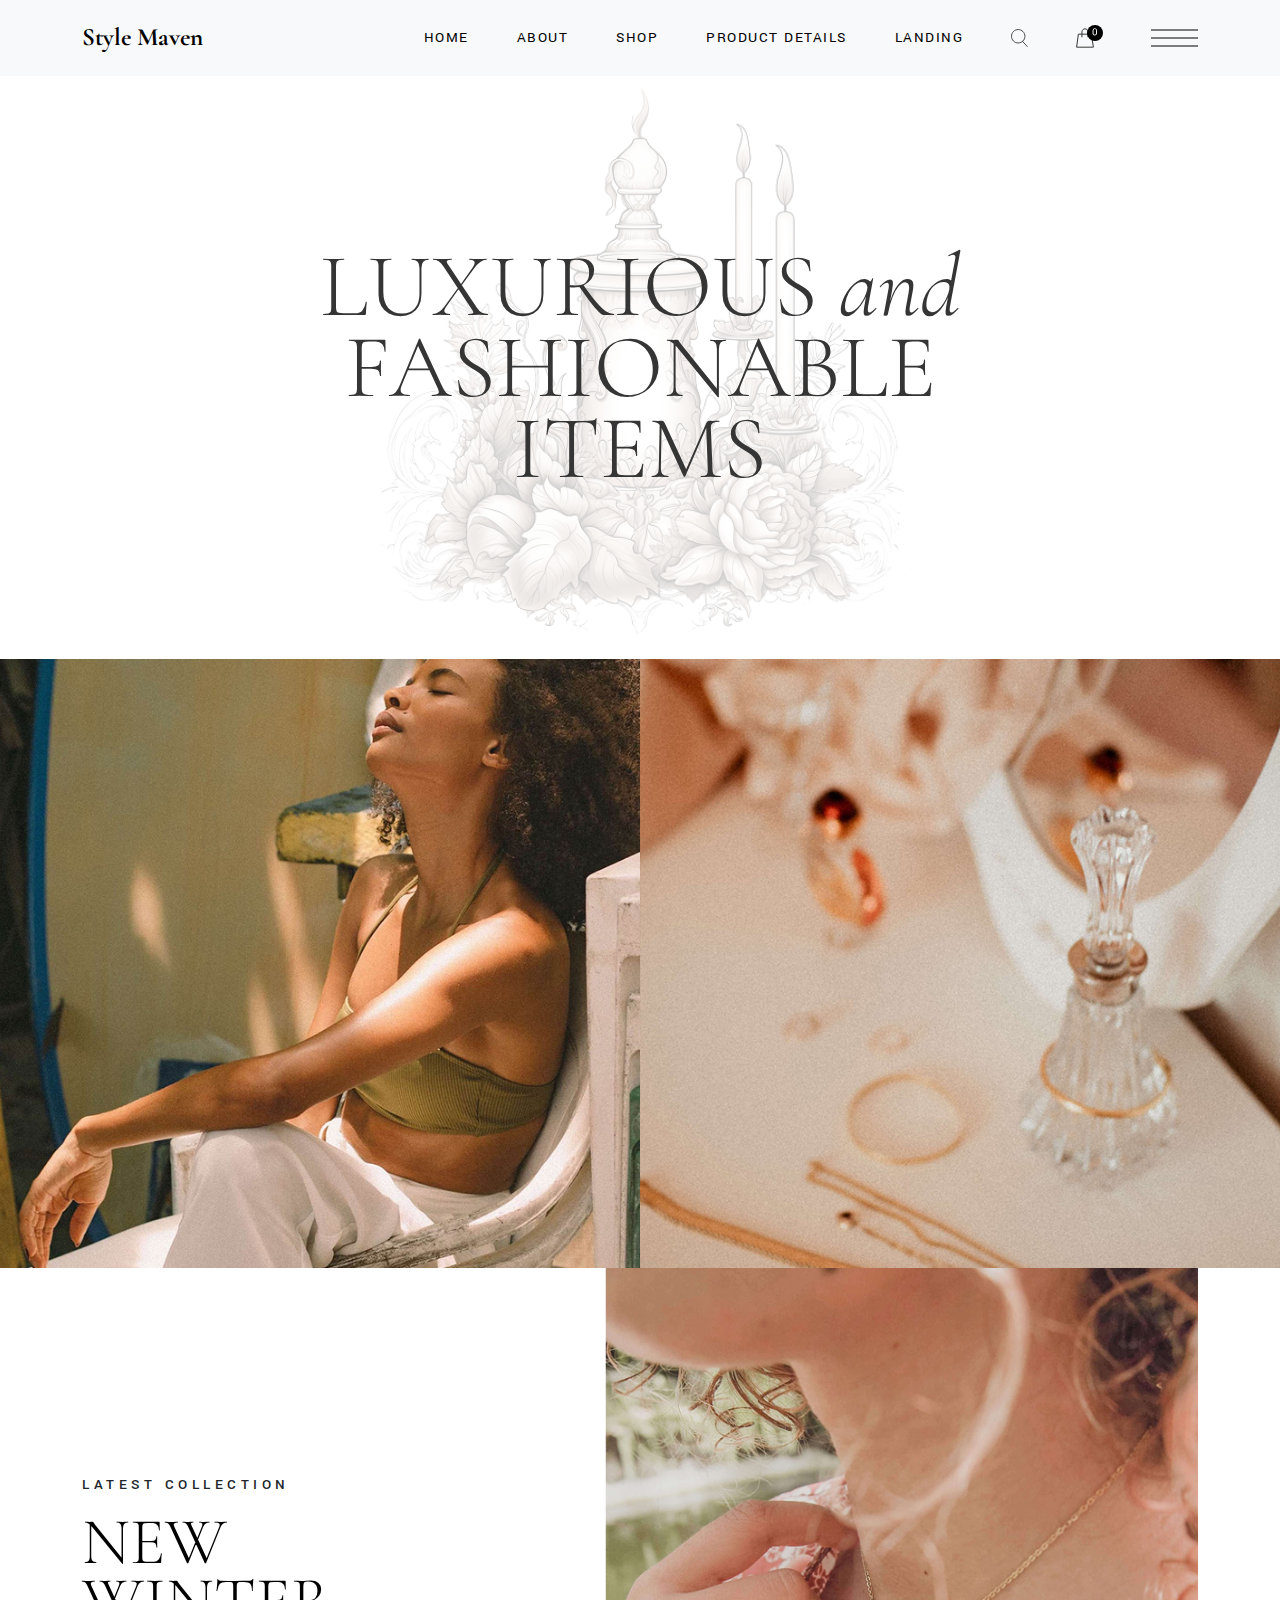
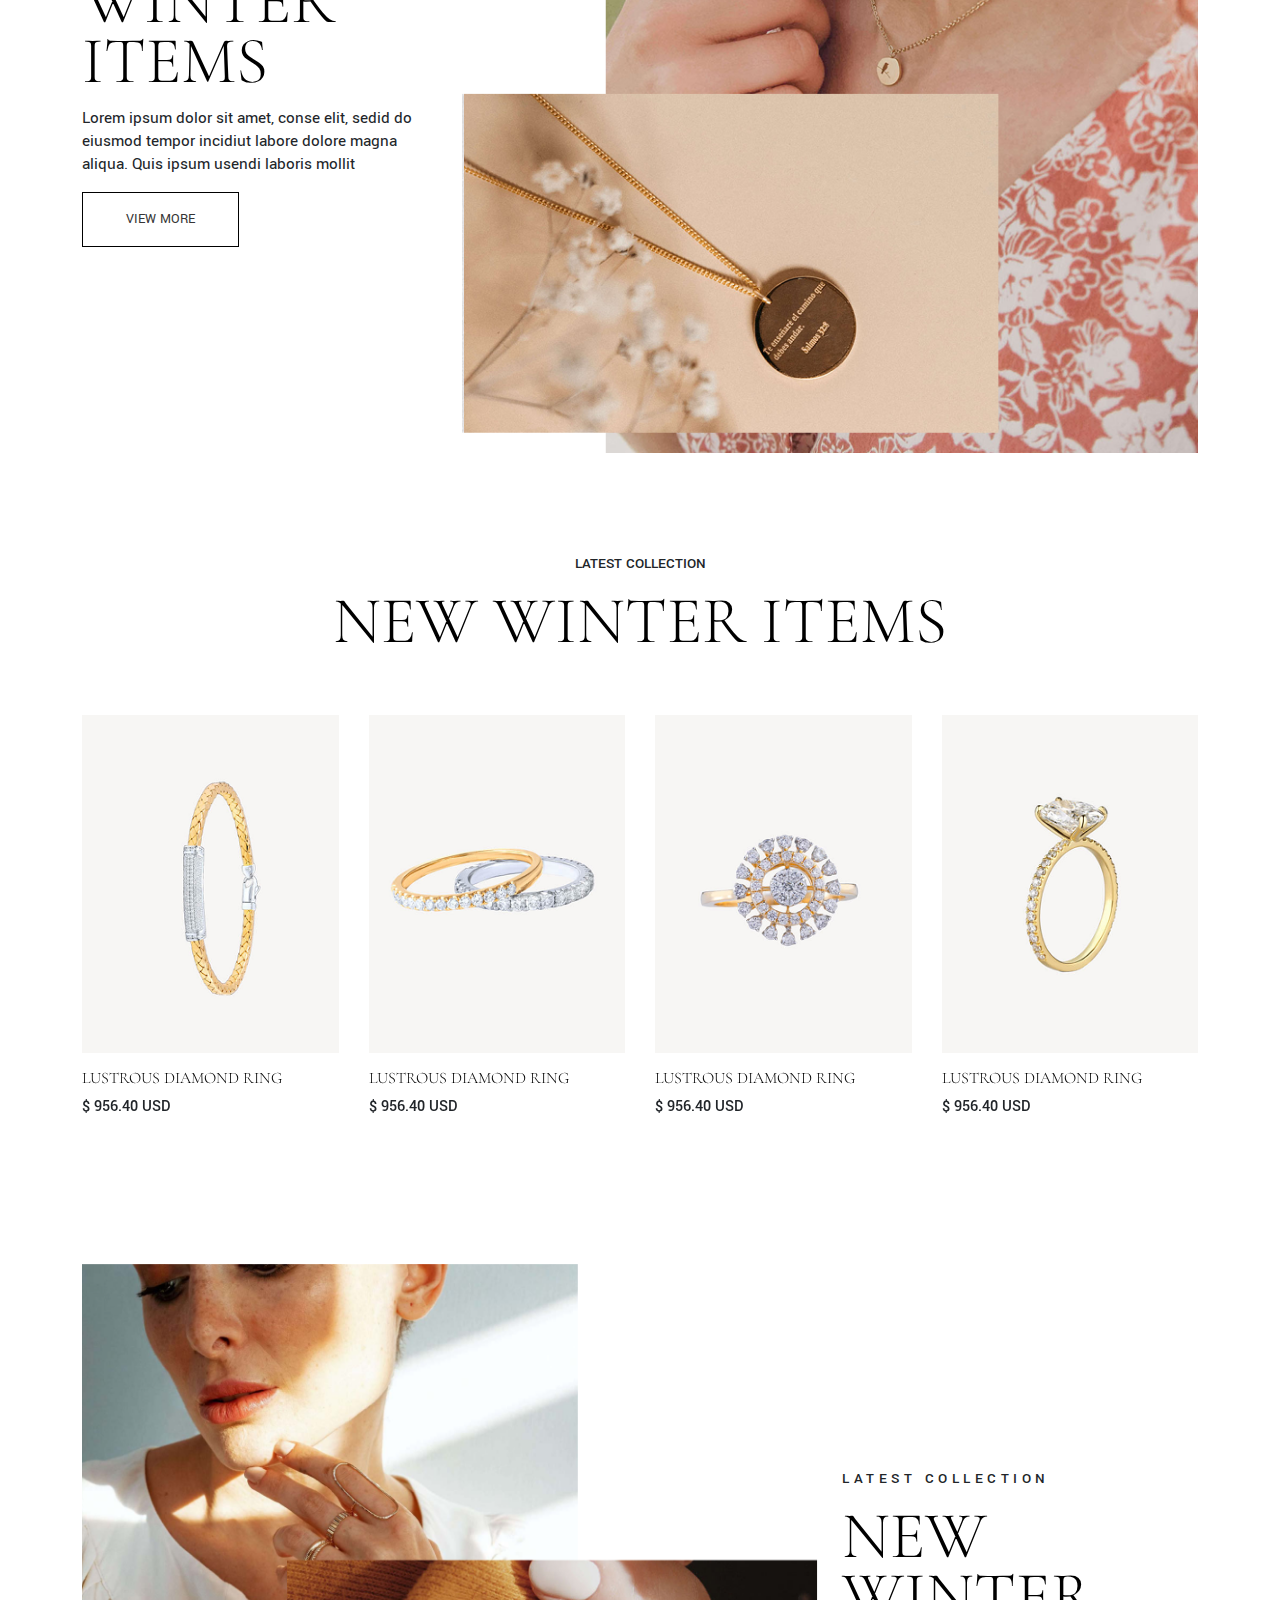
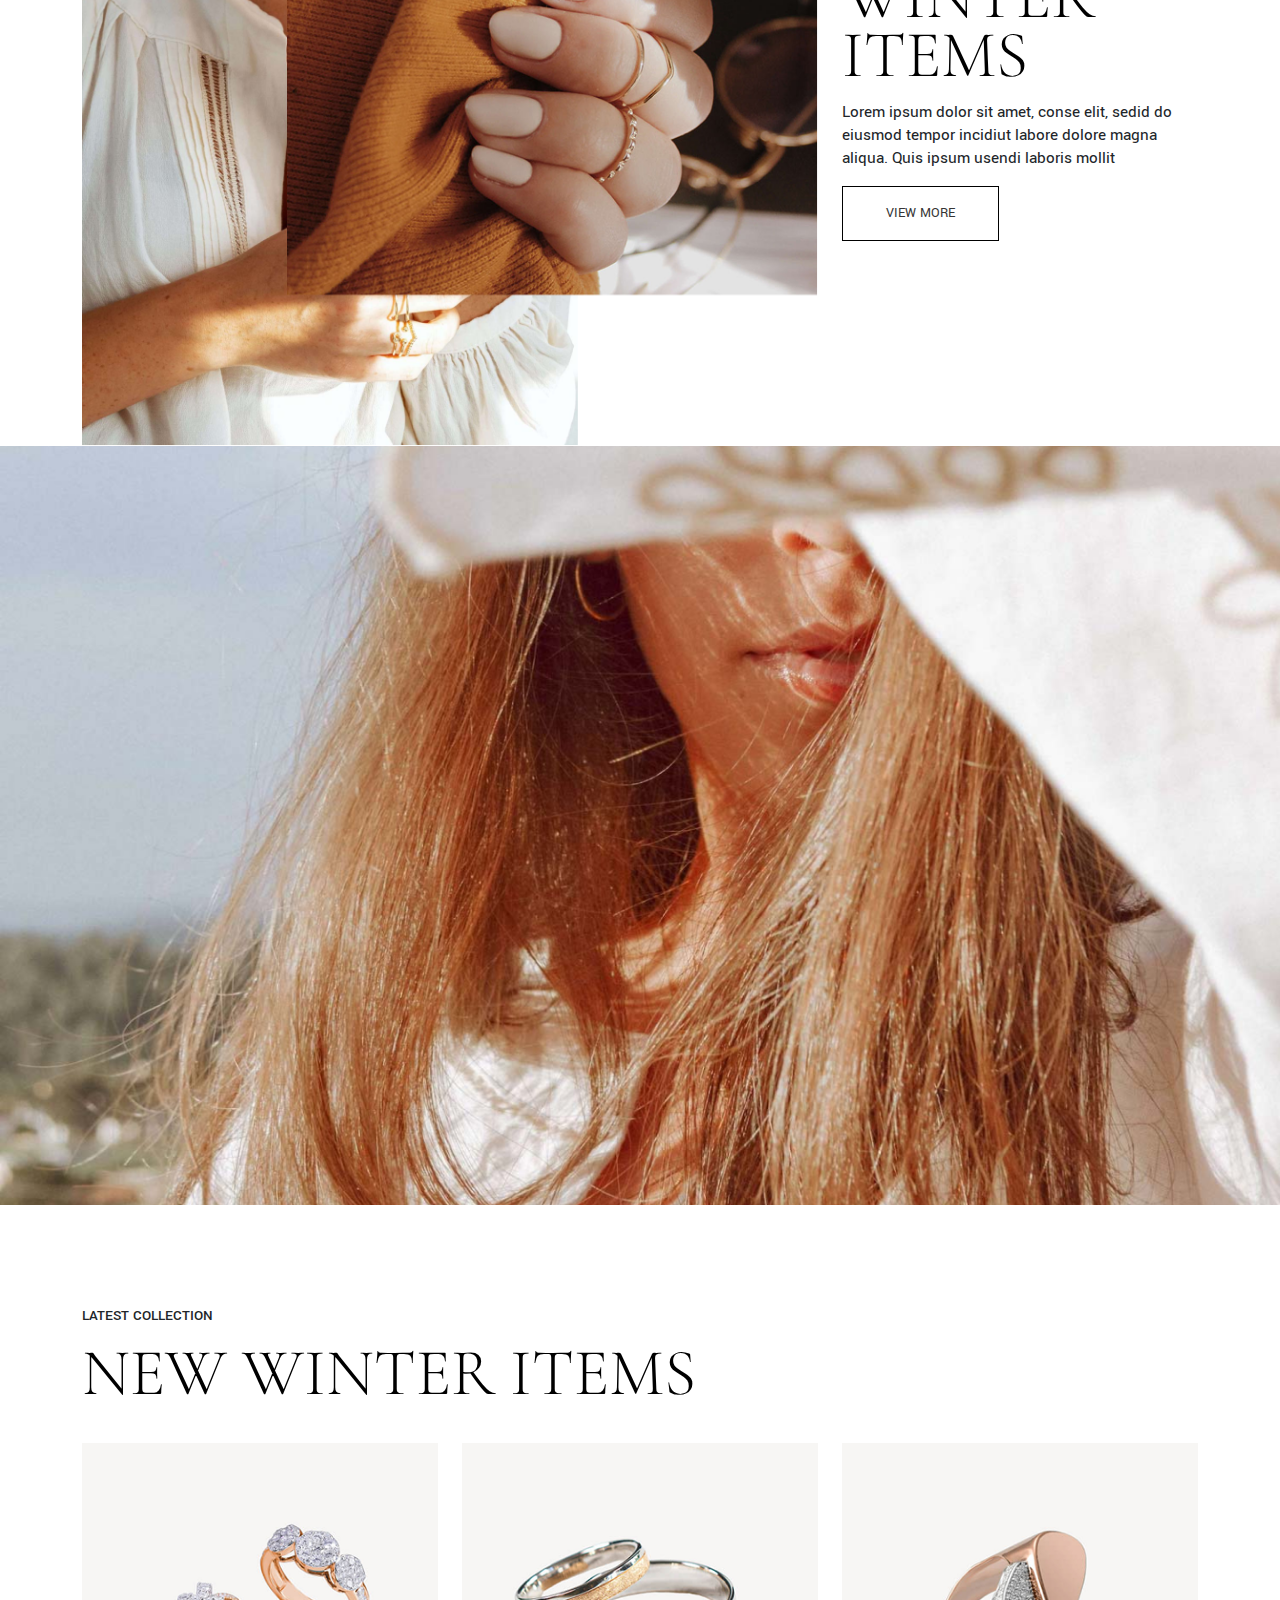
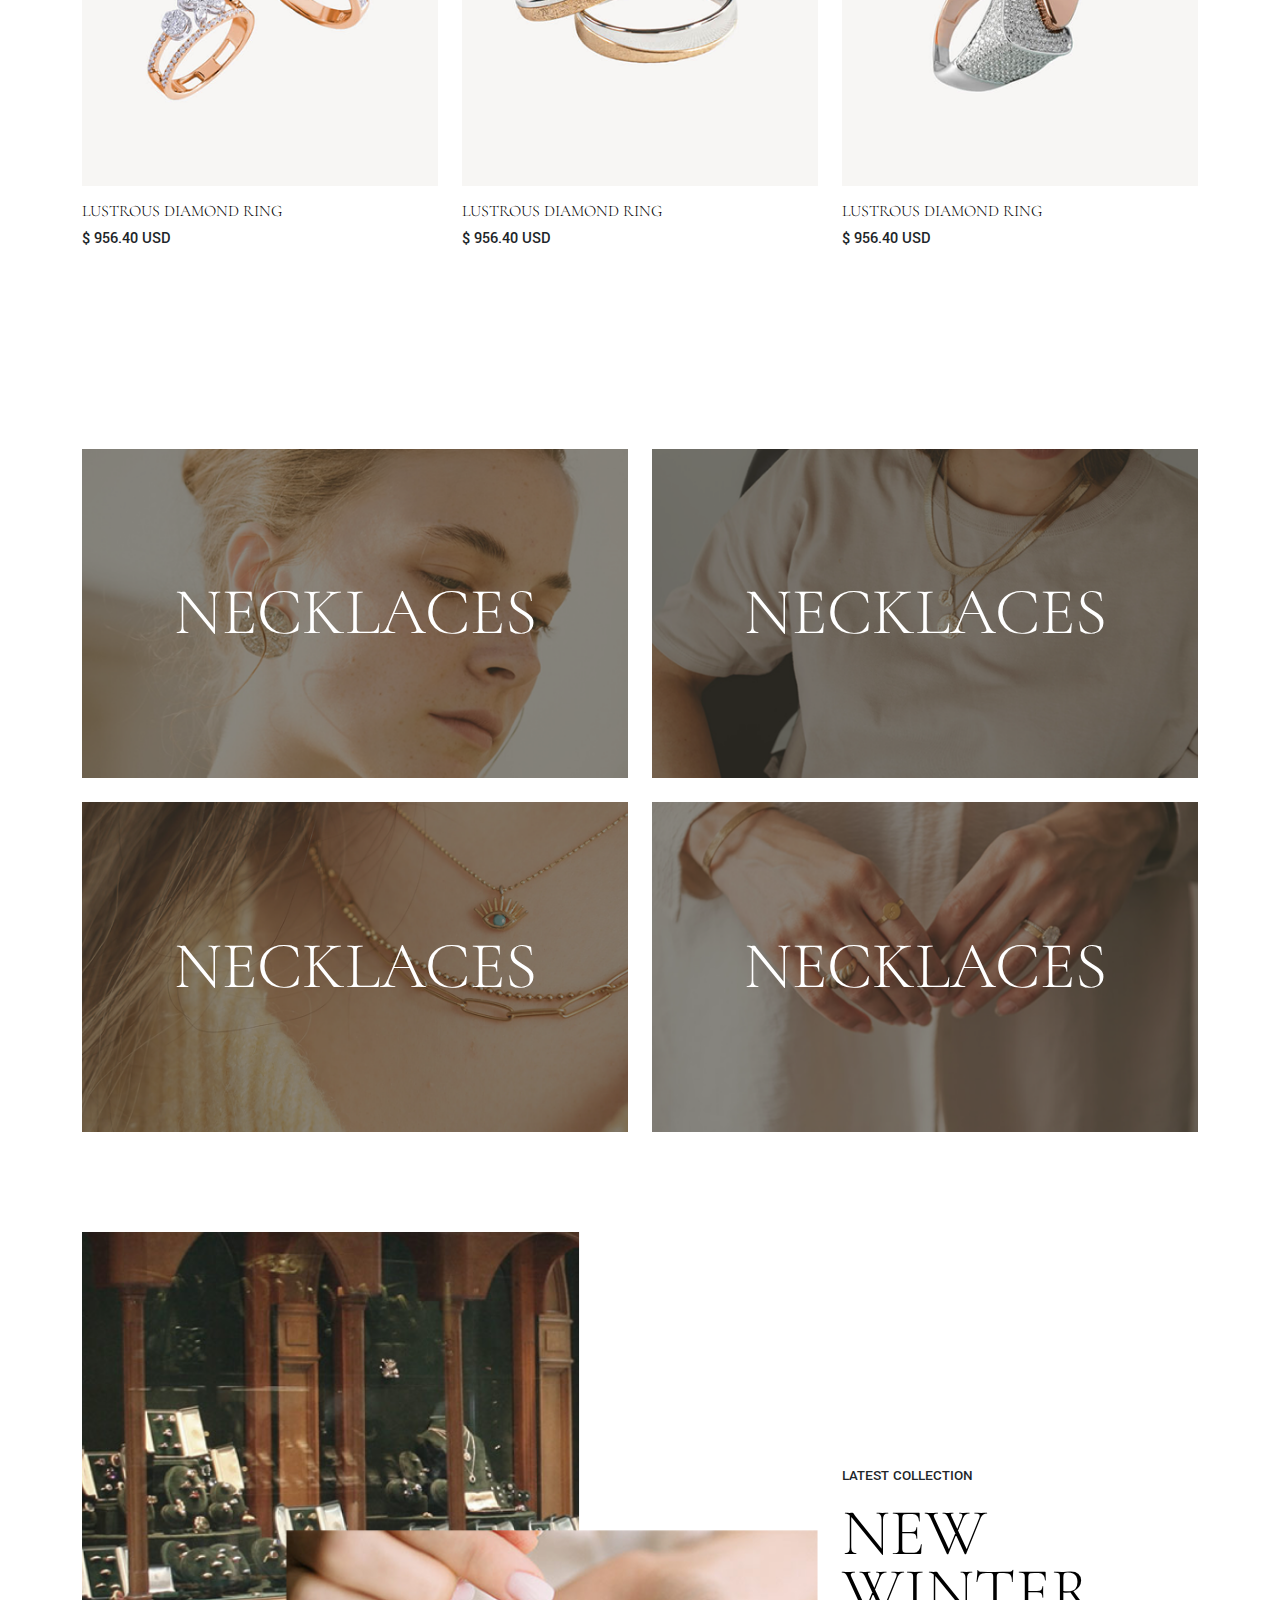
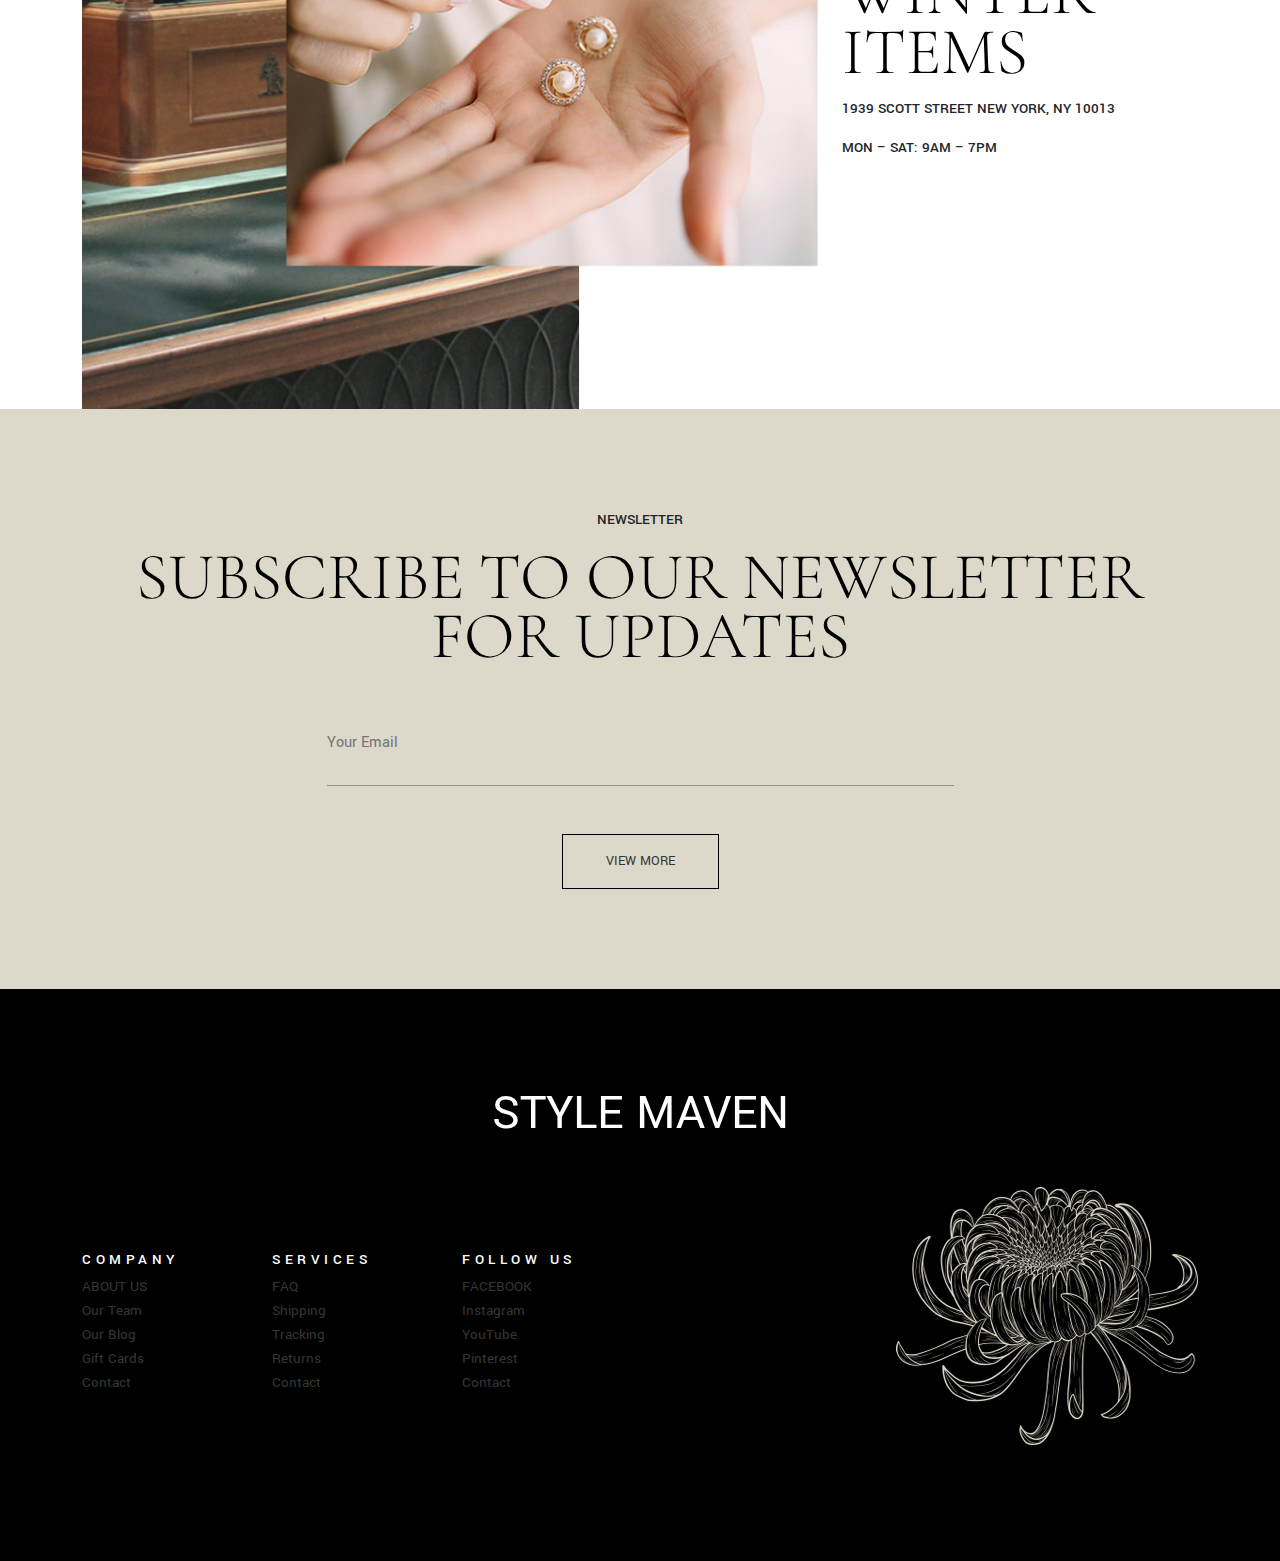
<file: index.html>
<!DOCTYPE html>
<html lang="en">

<head>
    <meta charset="UTF-8">
    <meta name="viewport" content="width=device-width, initial-scale=1.0">
    <title>Style Maven</title>
    <link rel="preconnect" href="https://fonts.googleapis.com">
    <link rel="preconnect" href="https://fonts.gstatic.com" crossorigin>
    <link
        href="https://fonts.googleapis.com/css2?family=Cormorant+Garamond:ital,wght@0,300..700;1,300..700&family=Yantramanav:wght@100;300;400;500;700;900&display=swap"
        rel="stylesheet">
    <link href="https://cdn.jsdelivr.net/npm/bootstrap@5.3.3/dist/css/bootstrap.min.css" rel="stylesheet" />
    <link href="https://cdn.jsdelivr.net/npm/bootstrap-icons/font/bootstrap-icons.css" rel="stylesheet">
    <link rel="stylesheet" href="https://cdn.jsdelivr.net/npm/swiper@11/swiper-bundle.min.css" />
    <link rel="stylesheet" href="css/style.css">
</head>

<body>
    <!-- Header section start  -->
    <header>
        <section class="nav-section">
            <nav class="navbar navbar-expand-lg bg-light">
                <div class="container">
                    <!-- Left Side Logo -->
                    <a class="navbar-brand cormorant-garamond-700 fs-25 lh-102" href="#">Style Maven</a>

                    <!-- Toggle Button (for mobile view) -->
                    <button class="navbar-toggler" type="button" data-bs-toggle="collapse" data-bs-target="#navbarNav">
                        <span class="navbar-toggler-icon"></span>
                    </button>

                    <!-- Right Side Links -->
                    <div class="collapse navbar-collapse justify-content-end align-items-center gap-5" id="navbarNav">
                        <ul class="navbar-nav gap-5">
                            <li class="nav-item">
                                <a class="nav-link active yantramanav-regular fs-15 lh-122 text-uppercase"
                                    href="index.html">Home</a>
                            </li>
                            <li class="nav-item">
                                <a class="nav-link active yantramanav-regular fs-15 lh-122 text-uppercase"
                                    href="about.html">About</a>
                            </li>
                            <li class="nav-item">
                                <a class="nav-link active yantramanav-regular fs-15 lh-122 text-uppercase"
                                    href="shop.html">Shop</a>
                            </li>
                            <li class="nav-item">
                                <a class="nav-link active yantramanav-regular fs-15 lh-122 text-uppercase"
                                    href="product-details.html">Product Details</a>
                            </li>
                            <li class="nav-item">
                                <a class="nav-link active yantramanav-regular fs-15 lh-122 text-uppercase"
                                    href="#">Landing</a>
                            </li>

                        </ul>
                        <div class="nav-elements d-flex align-items-center gap-5">
                            <svg width="17" height="22" viewBox="0 0 17 22" fill="none"
                                xmlns="http://www.w3.org/2000/svg">
                                <path
                                    d="M7.20369 15.9568C10.9098 15.9568 13.9142 12.9524 13.9142 9.24629C13.9142 5.54017 10.9098 2.53577 7.20369 2.53577C3.49757 2.53577 0.493164 5.54017 0.493164 9.24629C0.493164 12.9524 3.49757 15.9568 7.20369 15.9568Z"
                                    stroke="#353535" stroke-width="0.894737" stroke-miterlimit="10" />
                                <path d="M11.5215 14.375L16.5812 19.7998" stroke="#353535" stroke-width="0.894737"
                                    stroke-miterlimit="10" />
                            </svg>
                            <svg width="27" height="60" viewBox="0 0 27 60" fill="none"
                                xmlns="http://www.w3.org/2000/svg">
                                <path d="M2.37699 26.1409H15.3266L17.4025 39.186H0.597656L2.37699 26.1409Z"
                                    stroke="#353535" stroke-width="0.98852" />
                                <path d="M5.93555 29.2044V23.5713" stroke="#353535" stroke-width="0.98852" />
                                <path d="M11.9653 23.5713V29.2044" stroke="#353535" stroke-width="0.98852" />
                                <path
                                    d="M11.9655 23.671C11.8667 22.0894 10.5816 20.8043 8.99996 20.8043C7.41833 20.8043 6.0344 22.0894 5.93555 23.671"
                                    stroke="#353535" stroke-width="0.98852" />
                                <rect x="11" y="17" width="16" height="16" rx="8" fill="black" />
                                <path
                                    d="M20.0767 24.8739V22.806C20.0767 22.1973 19.9657 21.739 19.7437 21.431C19.5252 21.1231 19.2048 20.9691 18.7822 20.9691C17.9264 20.9691 17.4985 21.5814 17.4985 22.806V24.8739C17.4985 25.4826 17.6077 25.9427 17.8262 26.2543C18.0482 26.5622 18.3704 26.7162 18.793 26.7162C19.6488 26.7162 20.0767 26.1021 20.0767 24.8739ZM21.0273 23.0101V24.6805C21.0273 25.5757 20.8304 26.2632 20.4365 26.743C20.0462 27.2229 19.4984 27.4628 18.793 27.4628C18.0911 27.4628 17.5415 27.2229 17.144 26.743C16.7466 26.2596 16.5479 25.5721 16.5479 24.6805V23.0101C16.5479 22.1185 16.7448 21.431 17.1387 20.9476C17.5361 20.4642 18.0858 20.2225 18.7876 20.2225C19.4894 20.2225 20.0373 20.4642 20.4312 20.9476C20.8286 21.431 21.0273 22.1185 21.0273 23.0101Z"
                                    fill="white" />
                            </svg>
                            <svg width="47" height="18" viewBox="0 0 47 18" fill="none"
                                xmlns="http://www.w3.org/2000/svg">
                                <rect y="0.5" width="47" height="1" fill="black" />
                                <rect y="8.5" width="47" height="1" fill="black" />
                                <rect y="16.5" width="47" height="1" fill="black" />
                            </svg>
                        </div>
                    </div>
                </div>
            </nav>
        </section>
        <section class="banner-section">
            <div class="container">
                <div class="banner-wrapper">
                    <h1 class="banner-heading m-auto text-center">LUXURIOUS <span
                            class="banner-span cormorant-garamond-300 fst-italic">and</span>
                        FASHIONABLE
                        ITEMS</h1>
                </div>
            </div>
        </section>
    </header>
    <!-- Header section end  -->

    <!-- feature image section start   -->
    <section class="feature-images">
        <div class="row ">
            <div class="col-lg-6 p-0">
                <div class="feature-image">
                    <img class="w-100" src="assets/featureimage1.png" alt="">
                </div>
            </div>
            <div class="col-lg-6 p-0">
                <div class="feature-image">
                    <img class="w-100" src="assets/featureimage2.png" alt="">
                </div>
            </div>
        </div>

    </section>
    <!-- feature image section end   -->

    <!-- winter section start  -->
    <section class="winter">
        <div class="container">
            <div class="winter-wrapper">
                <div class="row align-items-center">
                    <div class="col-lg-4">
                        <div class="winter-left-block">
                            <h6 class="winter-left-block-subhead yantramanav-medium fs-15 lh-153 text-uppercase pb-3">
                                Latest Collection</h6>
                            <h2 class="pb-3">New
                                Winter
                                Items</h2>
                            <p class="yantramanav-regular fs-17 lh-135 pb-3">Lorem ipsum dolor sit amet, conse elit,
                                sedid do eiusmod tempor incidiut labore dolore
                                magna aliqua. Quis ipsum usendi laboris mollit</p>
                            <div class="btn-outline">
                                <a class="yantramanav-regular fs-14 lh-121 text-uppercase primary-color " href="">View
                                    More</a>
                            </div>
                        </div>
                    </div>
                    <div class="col-lg-8">
                        <div class="winter-right-block">
                            <img class="w-100" src="assets/winterimage.png" alt="">
                        </div>
                    </div>
                </div>
            </div>
        </div>
    </section>
    <!-- winter section end  -->

    <!-- best seller section start  -->
    <section class="bestseller">
        <div class="container">
            <div class="bestseller-wrapper">
                <div class="bestseller-top-block text-center pb-5">
                    <h6 class="winter-left-block-subhead yantramanav-medium fs-15 lh-153 text-uppercase pb-3">
                        Latest Collection</h6>
                    <h2 class="pb-3">New
                        Winter
                        Items</h2>
                    <!-- Swiper Container -->
                    <div class="swiper bestsellerslider pt-5">
                        <div class="swiper-wrapper">
                            <div class="swiper-slide">
                                <div class="bestseller-items">
                                    <div class="bestseller-item-image pb-3">
                                        <img class="w-100" src="assets/bestitem1.png" alt="">
                                    </div>
                                    <h5 class="cormorant-garamond-300 fs-16 text-uppercase text-start text-black pb-2">
                                        Lustrous Diamond Ring</h5>
                                    <h6 class="text-start">$ 956.40 USD</h6>
                                </div>
                            </div>
                            <div class="swiper-slide">
                                <div class="bestseller-items">
                                    <div class="bestseller-item-image pb-3">
                                        <img class="w-100" src="assets/bestitem2.png" alt="">
                                    </div>
                                    <h5 class="cormorant-garamond-300 fs-16 text-uppercase text-start text-black pb-2">
                                        Lustrous Diamond Ring</h5>
                                    <h6 class="text-start">$ 956.40 USD</h6>
                                </div>
                            </div>
                            <div class="swiper-slide">
                                <div class="bestseller-items">
                                    <div class="bestseller-item-image pb-3">
                                        <img class="w-100" src="assets/bestitem3.png" alt="">
                                    </div>
                                    <h5 class="cormorant-garamond-300 fs-16 text-uppercase text-start text-black pb-2">
                                        Lustrous Diamond Ring</h5>
                                    <h6 class="text-start">$ 956.40 USD</h6>
                                </div>
                            </div>
                            <div class="swiper-slide">
                                <div class="bestseller-items">
                                    <div class="bestseller-item-image pb-3">
                                        <img class="w-100" src="assets/bestitem4.png" alt="">
                                    </div>
                                    <h5 class="cormorant-garamond-300 fs-16 text-uppercase text-start text-black pb-2">
                                        Lustrous Diamond Ring</h5>
                                    <h6 class="text-start">$ 956.40 USD</h6>
                                </div>
                            </div>
                            <div class="swiper-slide">
                                <div class="bestseller-items">
                                    <div class="bestseller-item-image pb-3">
                                        <img class="w-100" src="assets/bestitem1.png" alt="">
                                    </div>
                                    <h5 class="cormorant-garamond-300 fs-16 text-uppercase text-start text-black pb-2">
                                        Lustrous Diamond Ring</h5>
                                    <h6 class="text-start">$ 956.40 USD</h6>
                                </div>
                            </div>
                            <div class="swiper-slide">
                                <div class="bestseller-items">
                                    <div class="bestseller-item-image pb-3">
                                        <img class="w-100" src="assets/bestitem2.png" alt="">
                                    </div>
                                    <h5 class="cormorant-garamond-300 fs-16 text-uppercase text-start text-black pb-2">
                                        Lustrous Diamond Ring</h5>
                                    <h6 class="text-start">$ 956.40 USD</h6>
                                </div>
                            </div>
                            <div class="swiper-slide">
                                <div class="bestseller-items">
                                    <div class="bestseller-item-image pb-3">
                                        <img class="w-100" src="assets/bestitem1.png" alt="">
                                    </div>
                                    <h5 class="cormorant-garamond-300 fs-16 text-uppercase text-start text-black pb-2">
                                        Lustrous Diamond Ring</h5>
                                    <h6 class="text-start">$ 956.40 USD</h6>
                                </div>
                            </div>


                            <!-- Add more slides as needed -->
                        </div>
                    </div>

                </div>
            </div>
        </div>
    </section>
    <!-- best seller section end  -->

    <!-- winter section start  -->
    <section class="winter">
        <div class="container">
            <div class="winter-wrapper">
                <div class="row align-items-center justify-content-between">
                    <div class="col-lg-8">
                        <div class="winter-right-block">
                            <img class="w-100" src="assets/winterimage2.png" alt="">
                        </div>
                    </div>
                    <div class="col-lg-4">
                        <div class="winter-left-block">
                            <h6 class="winter-left-block-subhead yantramanav-medium fs-15 lh-153 text-uppercase pb-3">
                                Latest Collection</h6>
                            <h2 class="pb-3">New
                                Winter
                                Items</h2>
                            <p class="yantramanav-regular fs-17 lh-135 pb-3">Lorem ipsum dolor sit amet, conse elit,
                                sedid do eiusmod tempor incidiut labore dolore
                                magna aliqua. Quis ipsum usendi laboris mollit</p>
                            <div class="btn-outline">
                                <a class="yantramanav-regular fs-14 lh-121 text-uppercase primary-color " href="">View
                                    More</a>
                            </div>
                        </div>
                    </div>

                </div>
            </div>
        </div>
    </section>
    <!-- winter section end  -->

    <!-- big image section  -->
    <section class="big-image">
        <img class="w-100" src="assets/big-image.png" alt="">
    </section>
    <!-- big image section end  -->

    <!-- ring item section  -->
    <section class="ring-item">
        <div class="container">
            <h6 class="winter-left-block-subhead yantramanav-medium fs-15 lh-153 text-uppercase pb-3">
                Latest Collection</h6>
            <h2 class="pb-3">New Winter
                Items</h2>
            <div class="row pt-4">
                <div class="col-lg-4">
                    <div class="bestseller-items">
                        <div class="bestseller-item-image pb-3">
                            <img class="w-100" src="assets/ring1.png" alt="">
                        </div>
                        <h5 class="cormorant-garamond-300 fs-16 text-uppercase text-start text-black pb-2">
                            Lustrous Diamond Ring</h5>
                        <h6 class="text-start">$ 956.40 USD</h6>
                    </div>
                </div>
                <div class="col-lg-4">
                    <div class="bestseller-items">
                        <div class="bestseller-item-image pb-3">
                            <img class="w-100" src="assets/ring2.png" alt="">
                        </div>
                        <h5 class="cormorant-garamond-300 fs-16 text-uppercase text-start text-black pb-2">
                            Lustrous Diamond Ring</h5>
                        <h6 class="text-start">$ 956.40 USD</h6>
                    </div>
                </div>
                <div class="col-lg-4">
                    <div class="bestseller-items">
                        <div class="bestseller-item-image pb-3">
                            <img class="w-100" src="assets/ring3.png" alt="">
                        </div>
                        <h5 class="cormorant-garamond-300 fs-16 text-uppercase text-start text-black pb-2">
                            Lustrous Diamond Ring</h5>
                        <h6 class="text-start">$ 956.40 USD</h6>
                    </div>
                </div>
            </div>
        </div>
    </section>
    <!-- ring item end  -->

    <!-- home grid section  -->
    <section class="home-grid">
        <div class="container">
            <div class="row gy-4">
                <div class="col-lg-6">
                    <div class="home-grid-items">
                        <div class="home-grid-img">
                            <img src="assets/grid-img.png" alt="">
                            <h2 class="text-white">Necklaces</h2>
                        </div>
                    </div>
                </div>
                <div class="col-lg-6">
                    <div class="home-grid-items">
                        <div class="home-grid-img">
                            <img src="assets/grid-img2.png" alt="">
                            <h2 class="text-white">Necklaces</h2>
                        </div>
                    </div>
                </div>
                <div class="col-lg-6">
                    <div class="home-grid-items">
                        <div class="home-grid-img">
                            <img src="assets/grid-img3.png" alt="">
                            <h2 class="text-white">Necklaces</h2>
                        </div>
                    </div>
                </div>
                <div class="col-lg-6">
                    <div class="home-grid-items">
                        <div class="home-grid-img">
                            <img src="assets/grid-img34.png" alt="">
                            <h2 class="text-white">Necklaces</h2>
                        </div>
                    </div>
                </div>
            </div>
        </div>
    </section>
    <!-- home grid end -->

    <!-- find section  -->
    <section class="find-section">
        <div class="container">
            <div class="row align-items-center">
                <div class="col-lg-8">
                    <div class="find-left-block">
                        <img src="assets/fing-img.png" alt="">
                    </div>
                </div>
                <div class="col-lg-4">
                    <div class="fing-right-block">
                        <h6 class="winter-left-block-subhead yantramanav-medium fs-15 lh-153 text-uppercase pb-3">
                            Latest Collection</h6>
                        <h2 class="pb-3">New
                            Winter
                            Items</h2>
                        <h6 class="winter-left-block-subhead yantramanav-medium fs-15 lh-153 text-uppercase pb-3">
                            1939 Scott Street
                            New York, NY 10013</h6>
                        <h6 class="winter-left-block-subhead yantramanav-medium fs-15 lh-153 text-uppercase pb-3">
                            Mon – Sat: 9am – 7pm</h6>



                    </div>
                </div>
            </div>
        </div>
    </section>
    <!-- find section end  -->

    <!-- cta section  -->
    <section class="cta-section bg-khaki">
        <div class="container">
            <div class="cta-wrapper">
                <div class="cta-top-block text-center">
                    <h6 class="winter-left-block-subhead yantramanav-medium fs-15 lh-153 text-uppercase pb-3">
                        Newsletter</h6>
                    <h2 class="pb-3">Subscribe To
                        Our Newsletter For Updates</h2>
                    <div class="cta-email pt-5 pb-5">
                        <input class="cta-input border-0" type="email" name="email" placeholder="Your Email">
                    </div>
                    <div>
                        <div class="btn-outline">
                            <a class="yantramanav-regular fs-14 lh-121 text-uppercase primary-color " href="">View
                                More</a>
                        </div>
                    </div>


                </div>

            </div>
        </div>
    </section>
    <!-- cta section  -->

    <!-- footer section  -->
    <footer>
        <div class="container">
            <div class="footer-wrapper">
                <h5 class="text-white text-center yantramanav-regular fs-50 lh-100 pb-5 text-uppercase">Style Maven</h5>
                <div class="row align-items-center">
                    <div class="col-lg-2">
                        <div class="footer-links">
                            <h5
                                class="footer-links-heading yantramanav-medium fs-15 lh-104 text-white text-uppercase pb-2">
                                Company</h5>
                            <ul>
                                <li class="list-unstyled">
                                    <a class="yantramanav-regular fs-15 lh-113 primary-color text-uppercase"
                                        href="">About Us</a>
                                </li>
                                <li class="list-unstyled">
                                    <a class="yantramanav-regular fs-15 lh-113 primary-color" href="">Our Team</a>
                                </li>
                                <li class="list-unstyled">
                                    <a class="yantramanav-regular fs-15 lh-113 primary-color" href="">Our Blog</a>
                                </li>
                                <li class="list-unstyled">
                                    <a class="yantramanav-regular fs-15 lh-113 primary-color" href="">Gift Cards</a>
                                </li>
                                <li class="list-unstyled">
                                    <a class="yantramanav-regular fs-15 lh-113 primary-color" href="">Contact</a>
                                </li>
                            </ul>
                        </div>
                    </div>
                    <div class="col-lg-2">
                        <div class="footer-links">
                            <h5
                                class="footer-links-heading yantramanav-medium fs-15 lh-104 text-white text-uppercase pb-2">
                                Services</h5>
                            <ul>
                                <li class="list-unstyled">
                                    <a class="yantramanav-regular fs-15 lh-113 primary-color text-uppercase"
                                        href="">FAQ</a>
                                </li>
                                <li class="list-unstyled">
                                    <a class="yantramanav-regular fs-15 lh-113 primary-color" href="">Shipping</a>
                                </li>
                                <li class="list-unstyled">
                                    <a class="yantramanav-regular fs-15 lh-113 primary-color" href="">Tracking</a>
                                </li>
                                <li class="list-unstyled">
                                    <a class="yantramanav-regular fs-15 lh-113 primary-color" href="">Returns</a>
                                </li>
                                <li class="list-unstyled">
                                    <a class="yantramanav-regular fs-15 lh-113 primary-color" href="">Contact</a>
                                </li>
                            </ul>
                        </div>
                    </div>
                    <div class="col-lg-2">
                        <div class="footer-links">
                            <h5
                                class="footer-links-heading yantramanav-medium fs-15 lh-104 text-white text-uppercase pb-2">
                                Follow Us</h5>
                            <ul>
                                <li class="list-unstyled">
                                    <a class="yantramanav-regular fs-15 lh-113 primary-color text-uppercase"
                                        href="">Facebook</a>
                                </li>
                                <li class="list-unstyled">
                                    <a class="yantramanav-regular fs-15 lh-113 primary-color" href="">Instagram</a>
                                </li>
                                <li class="list-unstyled">
                                    <a class="yantramanav-regular fs-15 lh-113 primary-color" href="">YouTube</a>
                                </li>
                                <li class="list-unstyled">
                                    <a class="yantramanav-regular fs-15 lh-113 primary-color" href="">Pinterest</a>
                                </li>
                                <li class="list-unstyled">
                                    <a class="yantramanav-regular fs-15 lh-113 primary-color" href="">Contact</a>
                                </li>
                            </ul>
                        </div>
                    </div>
                    <div class="col-lg-6">
                        <div class="footerimage d-flex justify-content-end">
                            <img src="assets/footer-flower.png" alt="">
                        </div>
                    </div>
                </div>
            </div>
        </div>
    </footer>
    <!-- footer end  -->





















    <script src="https://cdn.jsdelivr.net/npm/bootstrap@5.3.3/dist/js/bootstrap.bundle.min.js"></script>
    <script src="https://cdn.jsdelivr.net/npm/swiper@11/swiper-bundle.min.js"></script>
    <script src="js/script.js"></script>

</body>

</html>
</file>
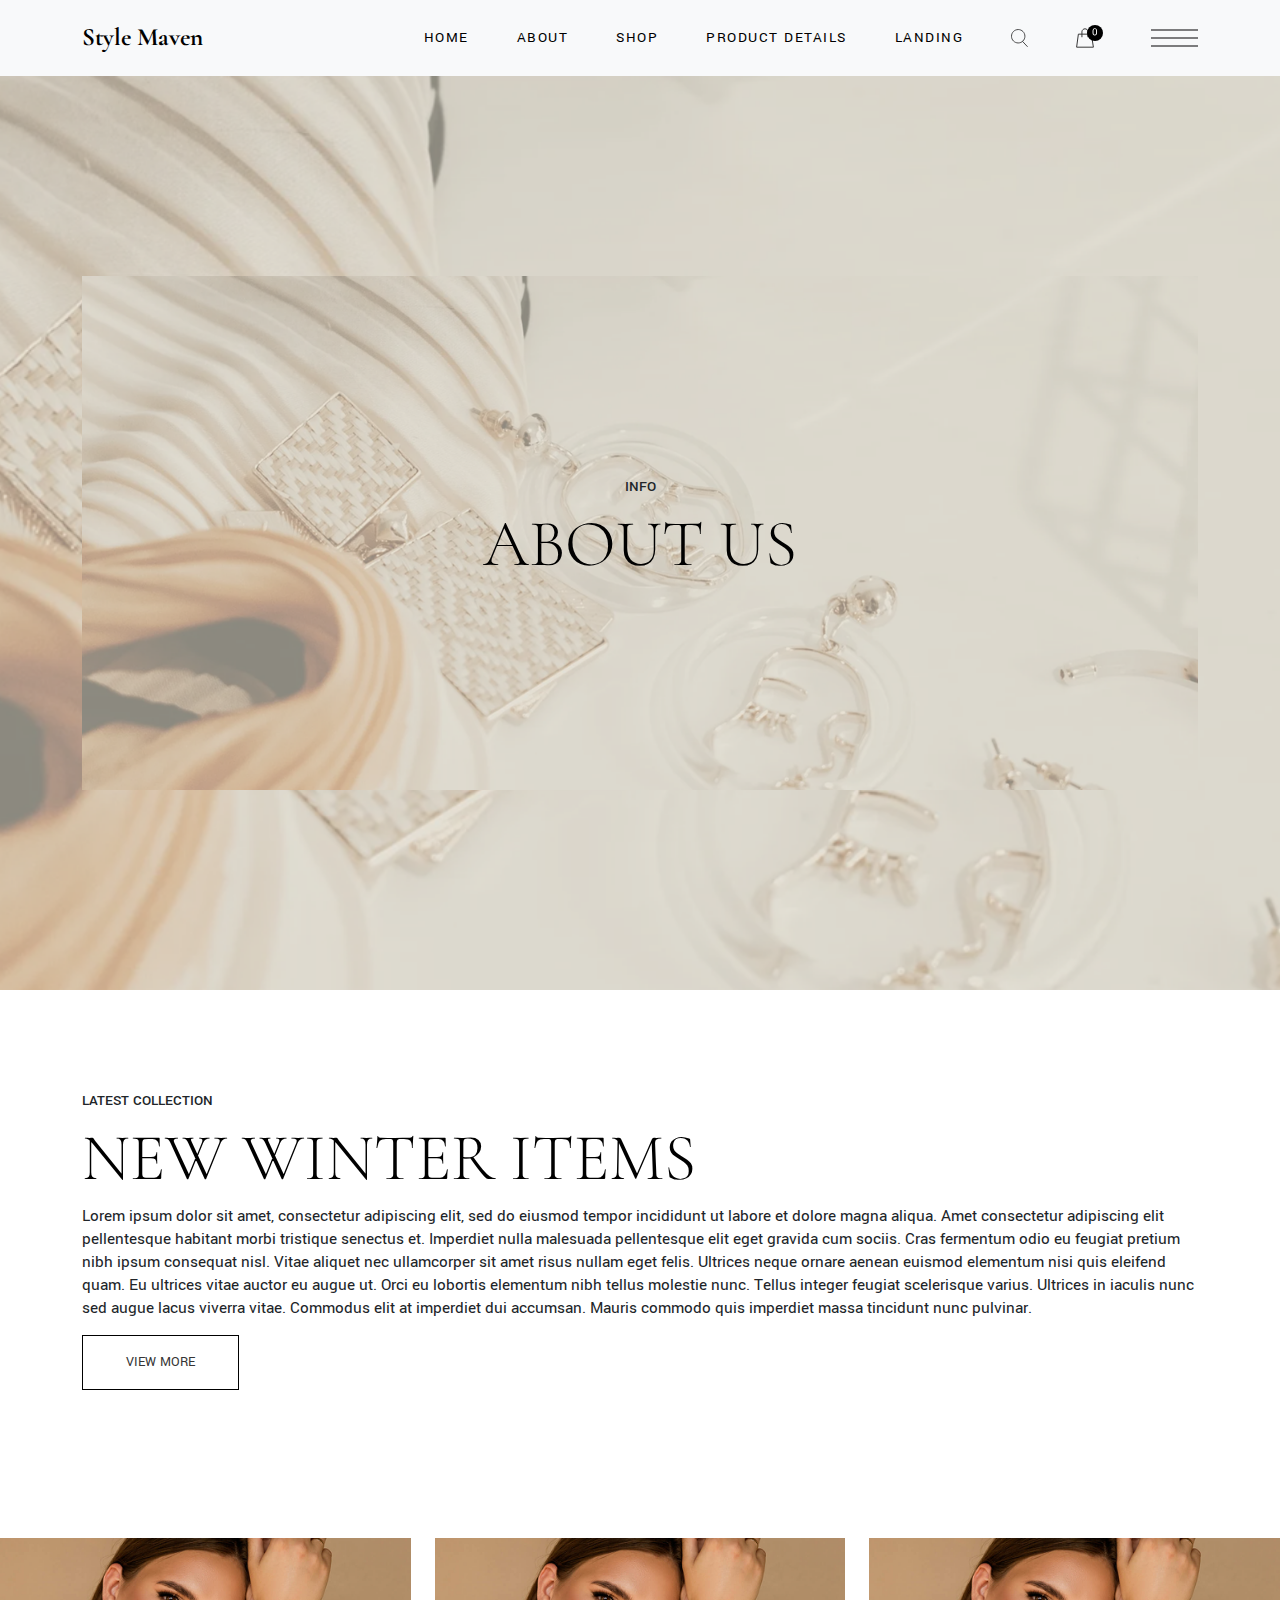
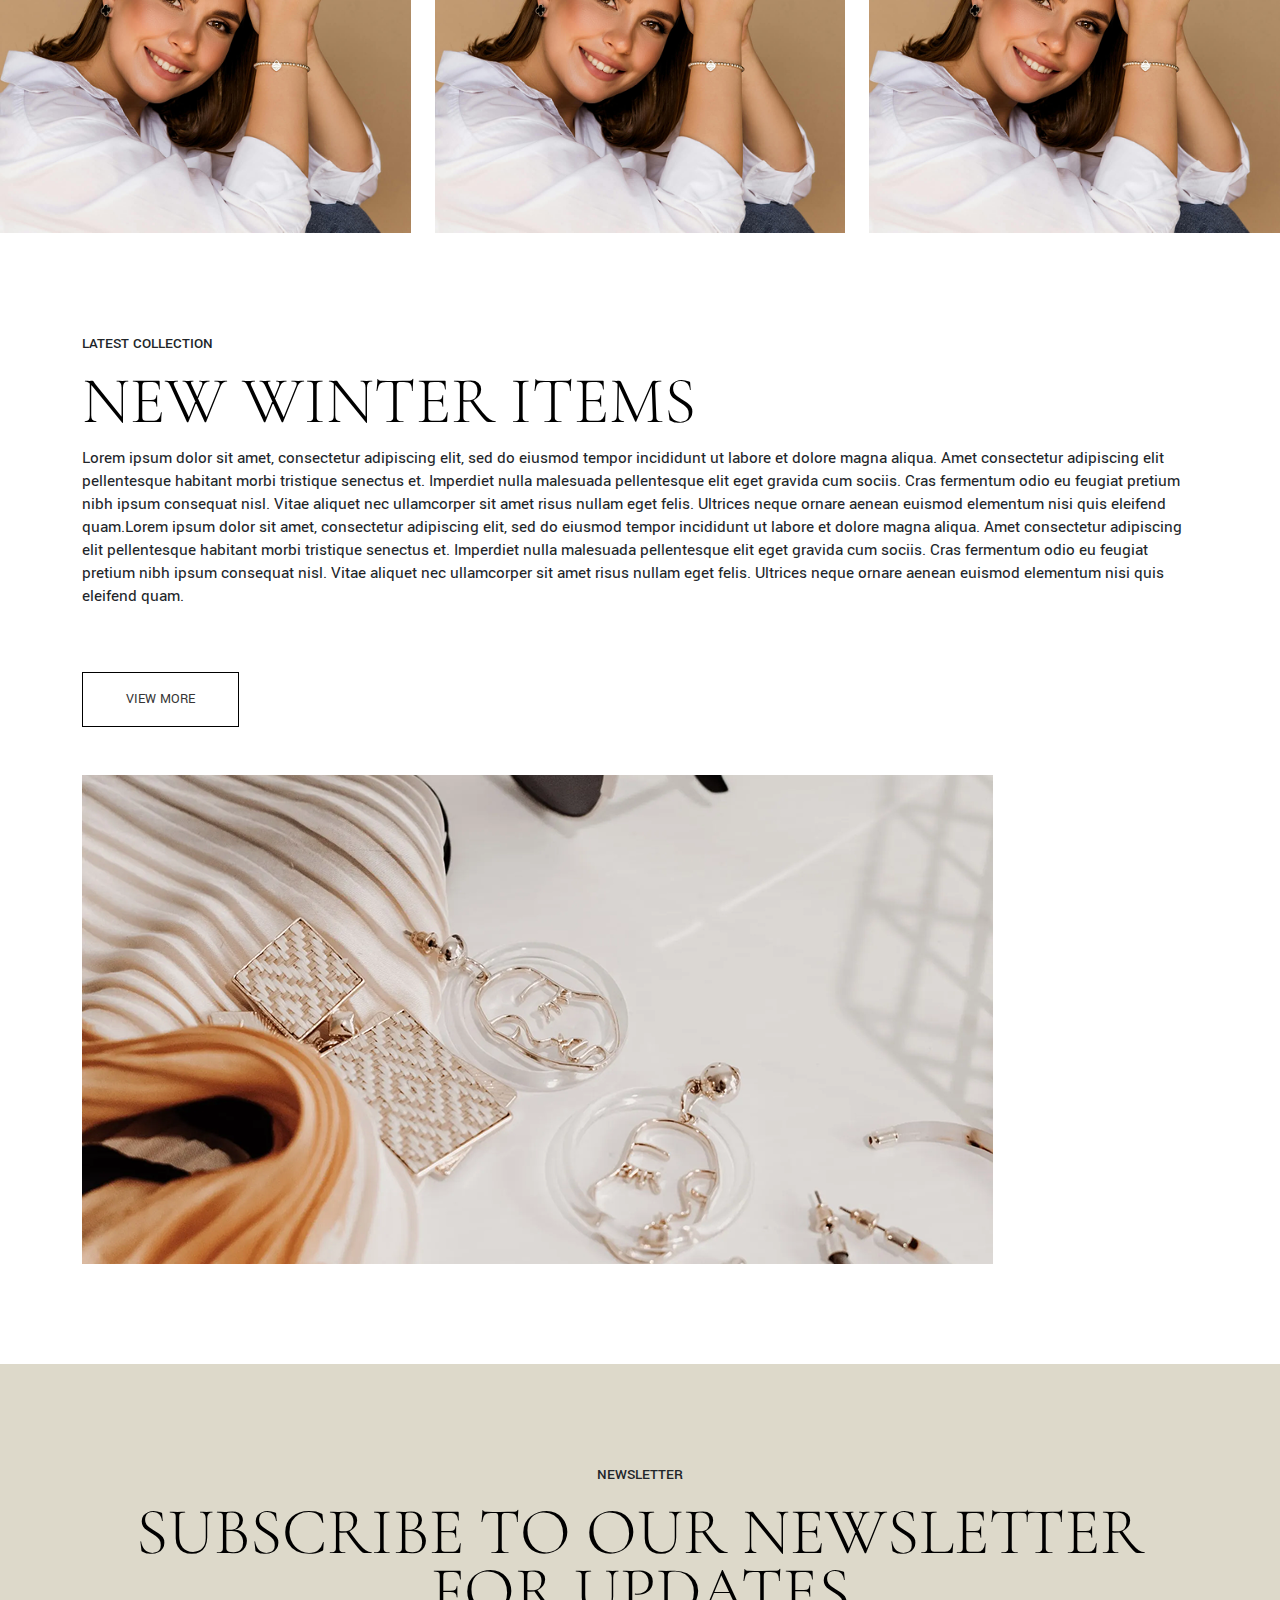
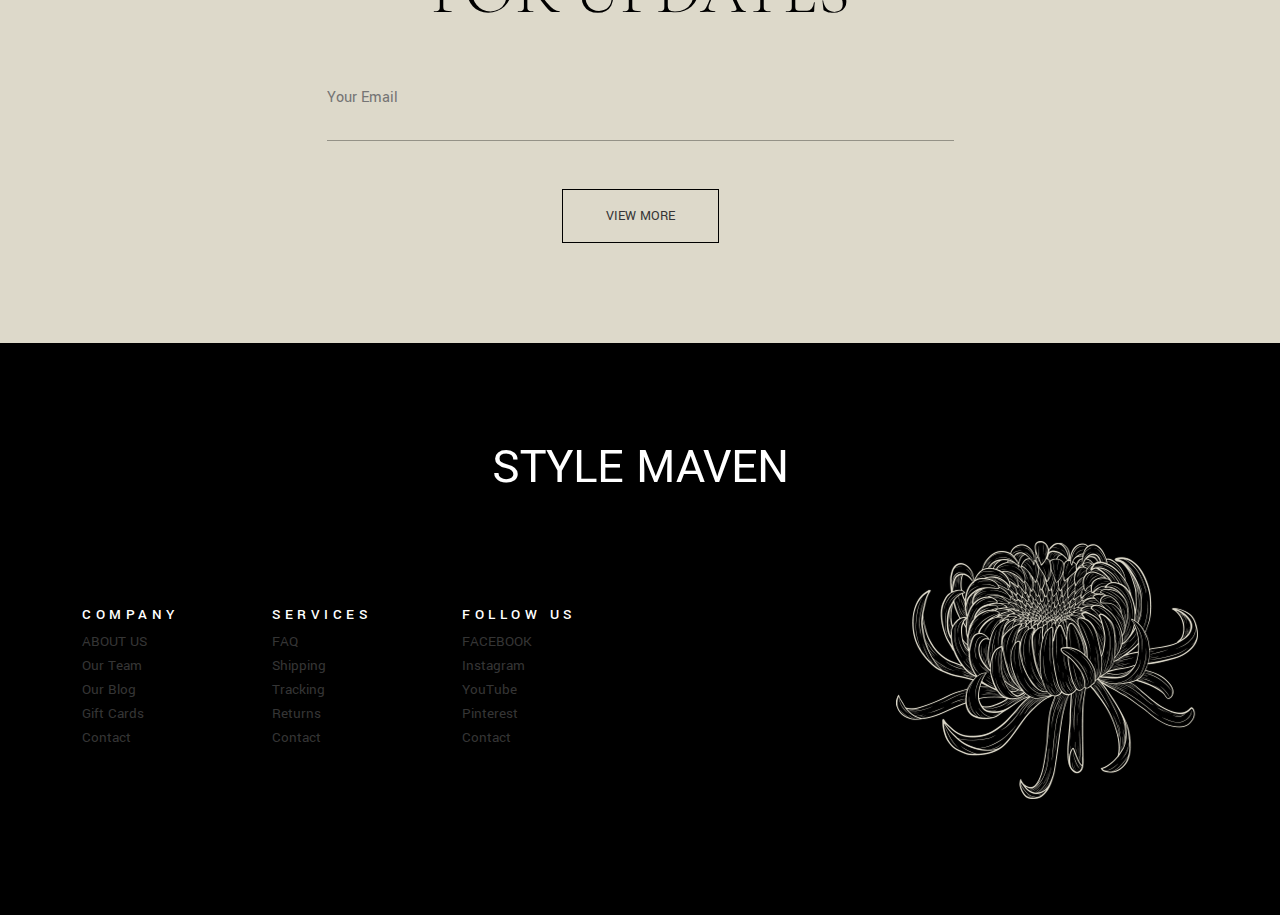
<file: about.html>
<!DOCTYPE html>
<html lang="en">

<head>
    <meta charset="UTF-8">
    <meta name="viewport" content="width=device-width, initial-scale=1.0">
    <title>Style Maven</title>
    <link rel="preconnect" href="https://fonts.googleapis.com">
    <link rel="preconnect" href="https://fonts.gstatic.com" crossorigin>
    <link
        href="https://fonts.googleapis.com/css2?family=Cormorant+Garamond:ital,wght@0,300..700;1,300..700&family=Yantramanav:wght@100;300;400;500;700;900&display=swap"
        rel="stylesheet">
    <link href="https://cdn.jsdelivr.net/npm/bootstrap@5.3.3/dist/css/bootstrap.min.css" rel="stylesheet" />
    <link href="https://cdn.jsdelivr.net/npm/bootstrap-icons/font/bootstrap-icons.css" rel="stylesheet">
    <link rel="stylesheet" href="https://cdn.jsdelivr.net/npm/swiper@11/swiper-bundle.min.css" />
    <link rel="stylesheet" href="css/style.css">
</head>

<body>
    <!-- Header section start  -->
    <header>
        <section class="nav-section">
            <nav class="navbar navbar-expand-lg bg-light">
                <div class="container">
                    <!-- Left Side Logo -->
                    <a class="navbar-brand cormorant-garamond-700 fs-25 lh-102" href="#">Style Maven</a>

                    <!-- Toggle Button (for mobile view) -->
                    <button class="navbar-toggler" type="button" data-bs-toggle="collapse" data-bs-target="#navbarNav">
                        <span class="navbar-toggler-icon"></span>
                    </button>

                    <!-- Right Side Links -->
                    <div class="collapse navbar-collapse justify-content-end align-items-center gap-5" id="navbarNav">
                        <ul class="navbar-nav gap-5">
                            <li class="nav-item">
                                <a class="nav-link active yantramanav-regular fs-15 lh-122 text-uppercase"
                                    href="index.html">Home</a>
                            </li>
                            <li class="nav-item">
                                <a class="nav-link active yantramanav-regular fs-15 lh-122 text-uppercase"
                                    href="about.html">About</a>
                            </li>
                            <li class="nav-item">
                                <a class="nav-link active yantramanav-regular fs-15 lh-122 text-uppercase"
                                    href="shop.html">Shop</a>
                            </li>
                            <li class="nav-item">
                                <a class="nav-link active yantramanav-regular fs-15 lh-122 text-uppercase"
                                    href="product-details.html">Product Details</a>
                            </li>
                            <li class="nav-item">
                                <a class="nav-link active yantramanav-regular fs-15 lh-122 text-uppercase"
                                    href="#">Landing</a>
                            </li>

                        </ul>
                        <div class="nav-elements d-flex align-items-center gap-5">
                            <svg width="17" height="22" viewBox="0 0 17 22" fill="none"
                                xmlns="http://www.w3.org/2000/svg">
                                <path
                                    d="M7.20369 15.9568C10.9098 15.9568 13.9142 12.9524 13.9142 9.24629C13.9142 5.54017 10.9098 2.53577 7.20369 2.53577C3.49757 2.53577 0.493164 5.54017 0.493164 9.24629C0.493164 12.9524 3.49757 15.9568 7.20369 15.9568Z"
                                    stroke="#353535" stroke-width="0.894737" stroke-miterlimit="10" />
                                <path d="M11.5215 14.375L16.5812 19.7998" stroke="#353535" stroke-width="0.894737"
                                    stroke-miterlimit="10" />
                            </svg>
                            <svg width="27" height="60" viewBox="0 0 27 60" fill="none"
                                xmlns="http://www.w3.org/2000/svg">
                                <path d="M2.37699 26.1409H15.3266L17.4025 39.186H0.597656L2.37699 26.1409Z"
                                    stroke="#353535" stroke-width="0.98852" />
                                <path d="M5.93555 29.2044V23.5713" stroke="#353535" stroke-width="0.98852" />
                                <path d="M11.9653 23.5713V29.2044" stroke="#353535" stroke-width="0.98852" />
                                <path
                                    d="M11.9655 23.671C11.8667 22.0894 10.5816 20.8043 8.99996 20.8043C7.41833 20.8043 6.0344 22.0894 5.93555 23.671"
                                    stroke="#353535" stroke-width="0.98852" />
                                <rect x="11" y="17" width="16" height="16" rx="8" fill="black" />
                                <path
                                    d="M20.0767 24.8739V22.806C20.0767 22.1973 19.9657 21.739 19.7437 21.431C19.5252 21.1231 19.2048 20.9691 18.7822 20.9691C17.9264 20.9691 17.4985 21.5814 17.4985 22.806V24.8739C17.4985 25.4826 17.6077 25.9427 17.8262 26.2543C18.0482 26.5622 18.3704 26.7162 18.793 26.7162C19.6488 26.7162 20.0767 26.1021 20.0767 24.8739ZM21.0273 23.0101V24.6805C21.0273 25.5757 20.8304 26.2632 20.4365 26.743C20.0462 27.2229 19.4984 27.4628 18.793 27.4628C18.0911 27.4628 17.5415 27.2229 17.144 26.743C16.7466 26.2596 16.5479 25.5721 16.5479 24.6805V23.0101C16.5479 22.1185 16.7448 21.431 17.1387 20.9476C17.5361 20.4642 18.0858 20.2225 18.7876 20.2225C19.4894 20.2225 20.0373 20.4642 20.4312 20.9476C20.8286 21.431 21.0273 22.1185 21.0273 23.0101Z"
                                    fill="white" />
                            </svg>
                            <svg width="47" height="18" viewBox="0 0 47 18" fill="none"
                                xmlns="http://www.w3.org/2000/svg">
                                <rect y="0.5" width="47" height="1" fill="black" />
                                <rect y="8.5" width="47" height="1" fill="black" />
                                <rect y="16.5" width="47" height="1" fill="black" />
                            </svg>
                        </div>
                    </div>
                </div>
            </nav>
        </section>
    </header>
    <!-- Header section end  -->

    <!-- about us banner  -->
    <section class="about-banner">
        <div class="container">
            <div class="about-banner">
                <h6 class="winter-left-block-subhead yantramanav-medium fs-15 lh-153 text-uppercase pb-3 text-center">
                    info</h6>
                <h2 class="pb-3 text-center">About Us</h2>
            </div>
        </div>
    </section>
    <!-- <!-- about us end  -->

    <!-- about winter section  -->
    <section class="about-winter">
        <div class="container">
            <h6 class="winter-left-block-subhead yantramanav-medium fs-15 lh-153 text-uppercase pb-3">
                Latest Collection</h6>
            <h2 class="about-winter-heading pb-3">New
                Winter
                Items</h2>
            <p class="yantramanav-regular fs-17 lh-135 pb-3">Lorem ipsum dolor sit amet, consectetur adipiscing elit,
                sed do eiusmod tempor incididunt ut labore et dolore magna aliqua. Amet consectetur adipiscing elit
                pellentesque habitant morbi tristique senectus et. Imperdiet nulla malesuada pellentesque elit eget
                gravida cum sociis. Cras fermentum odio eu feugiat pretium nibh ipsum consequat nisl. Vitae aliquet nec
                ullamcorper sit amet risus nullam eget felis. Ultrices neque ornare aenean euismod elementum nisi quis
                eleifend quam.

                Eu ultrices vitae auctor eu augue ut. Orci eu lobortis elementum nibh tellus molestie nunc. Tellus
                integer feugiat scelerisque varius. Ultrices in iaculis nunc sed augue lacus viverra vitae. Commodus
                elit at imperdiet dui accumsan. Mauris commodo quis imperdiet massa tincidunt nunc pulvinar.</p>
            <div>
                <div class="btn-outline">
                    <a class="yantramanav-regular fs-14 lh-121 text-uppercase primary-color " href="">View
                        More</a>
                </div>
            </div>
        </div>

    </section>
    <!-- about winter end  -->

    <!-- winter image  -->
    <section class="about-winter-image pt-5">
        <div class="row about-winter-img-wrapper">
            <div class="col-lg-4">
                <img class="w-100" src="assets/about-winter-1.png" alt="">
            </div>
            <div class="col-lg-4">
                <img class="w-100" src="assets/about-winter-1.png" alt="">
            </div>
            <div class="col-lg-4">
                <img class="w-100" src="assets/about-winter-1.png" alt="">
            </div>
        </div>



    </section>
    <!-- winter image end  -->

    <!-- about last section  -->
    <section class="about-last-section">
        <div class="container">
            <div class="about-last-wrapper">
                <h6 class="winter-left-block-subhead yantramanav-medium fs-15 lh-153 text-uppercase pb-3">
                    Latest Collection</h6>
                <h2 class="pb-3">New
                    Winter
                    Items</h2>
                <p class="yantramanav-regular fs-17 lh-135 pb-3">Lorem ipsum dolor sit amet, consectetur adipiscing
                    elit, sed do eiusmod tempor incididunt ut labore et dolore magna aliqua. Amet consectetur adipiscing
                    elit pellentesque habitant morbi tristique senectus et. Imperdiet nulla malesuada pellentesque elit
                    eget gravida cum sociis. Cras fermentum odio eu feugiat pretium nibh ipsum consequat nisl. Vitae
                    aliquet nec ullamcorper sit amet risus nullam eget felis. Ultrices neque ornare aenean euismod
                    elementum nisi quis eleifend quam.Lorem ipsum dolor sit amet, consectetur adipiscing elit, sed do
                    eiusmod tempor incididunt ut labore et dolore magna aliqua. Amet consectetur adipiscing elit
                    pellentesque habitant morbi tristique senectus et. Imperdiet nulla malesuada pellentesque elit eget
                    gravida cum sociis. Cras fermentum odio eu feugiat pretium nibh ipsum consequat nisl. Vitae aliquet
                    nec ullamcorper sit amet risus nullam eget felis. Ultrices neque ornare aenean euismod elementum
                    nisi quis eleifend quam.</p>
                <div class="btn-outline mt-5">
                    <a class="yantramanav-regular fs-14 lh-121 text-uppercase primary-color " href="">View
                        More</a>
                </div>
                <div class="pt-5">
                    <img src="assets/about-last-image.png" alt="">
                </div>

            </div>
        </div>
    </section>
    <!-- about last section end  -->

    <!-- cta section  -->
    <section class="cta-section bg-khaki">
        <div class="container">
            <div class="cta-wrapper">
                <div class="cta-top-block text-center">
                    <h6 class="winter-left-block-subhead yantramanav-medium fs-15 lh-153 text-uppercase pb-3">
                        Newsletter</h6>
                    <h2 class="pb-3">Subscribe To
                        Our Newsletter For Updates</h2>
                    <div class="cta-email pt-5 pb-5">
                        <input class="cta-input border-0" type="email" name="email" placeholder="Your Email">
                    </div>
                    <div class="btn-outline">
                        <a class="yantramanav-regular fs-14 lh-121 text-uppercase primary-color " href="">View
                            More</a>
                    </div>


                </div>

            </div>
        </div>
    </section>
    <!-- cta section  -->

    <!-- footer section  -->
    <footer>
        <div class="container">
            <div class="footer-wrapper">
                <h5 class="text-white text-center yantramanav-regular fs-50 lh-100 pb-5 text-uppercase">Style Maven</h5>
                <div class="row align-items-center">
                    <div class="col-lg-2">
                        <div class="footer-links">
                            <h5
                                class="footer-links-heading yantramanav-medium fs-15 lh-104 text-white text-uppercase pb-2">
                                Company</h5>
                            <ul>
                                <li class="list-unstyled">
                                    <a class="yantramanav-regular fs-15 lh-113 primary-color text-uppercase"
                                        href="">About Us</a>
                                </li>
                                <li class="list-unstyled">
                                    <a class="yantramanav-regular fs-15 lh-113 primary-color" href="">Our Team</a>
                                </li>
                                <li class="list-unstyled">
                                    <a class="yantramanav-regular fs-15 lh-113 primary-color" href="">Our Blog</a>
                                </li>
                                <li class="list-unstyled">
                                    <a class="yantramanav-regular fs-15 lh-113 primary-color" href="">Gift Cards</a>
                                </li>
                                <li class="list-unstyled">
                                    <a class="yantramanav-regular fs-15 lh-113 primary-color" href="">Contact</a>
                                </li>
                            </ul>
                        </div>
                    </div>
                    <div class="col-lg-2">
                        <div class="footer-links">
                            <h5
                                class="footer-links-heading yantramanav-medium fs-15 lh-104 text-white text-uppercase pb-2">
                                Services</h5>
                            <ul>
                                <li class="list-unstyled">
                                    <a class="yantramanav-regular fs-15 lh-113 primary-color text-uppercase"
                                        href="">FAQ</a>
                                </li>
                                <li class="list-unstyled">
                                    <a class="yantramanav-regular fs-15 lh-113 primary-color" href="">Shipping</a>
                                </li>
                                <li class="list-unstyled">
                                    <a class="yantramanav-regular fs-15 lh-113 primary-color" href="">Tracking</a>
                                </li>
                                <li class="list-unstyled">
                                    <a class="yantramanav-regular fs-15 lh-113 primary-color" href="">Returns</a>
                                </li>
                                <li class="list-unstyled">
                                    <a class="yantramanav-regular fs-15 lh-113 primary-color" href="">Contact</a>
                                </li>
                            </ul>
                        </div>
                    </div>
                    <div class="col-lg-2">
                        <div class="footer-links">
                            <h5
                                class="footer-links-heading yantramanav-medium fs-15 lh-104 text-white text-uppercase pb-2">
                                Follow Us</h5>
                            <ul>
                                <li class="list-unstyled">
                                    <a class="yantramanav-regular fs-15 lh-113 primary-color text-uppercase"
                                        href="">Facebook</a>
                                </li>
                                <li class="list-unstyled">
                                    <a class="yantramanav-regular fs-15 lh-113 primary-color" href="">Instagram</a>
                                </li>
                                <li class="list-unstyled">
                                    <a class="yantramanav-regular fs-15 lh-113 primary-color" href="">YouTube</a>
                                </li>
                                <li class="list-unstyled">
                                    <a class="yantramanav-regular fs-15 lh-113 primary-color" href="">Pinterest</a>
                                </li>
                                <li class="list-unstyled">
                                    <a class="yantramanav-regular fs-15 lh-113 primary-color" href="">Contact</a>
                                </li>
                            </ul>
                        </div>
                    </div>
                    <div class="col-lg-6">
                        <div class="footerimage d-flex justify-content-end">
                            <img src="assets/footer-flower.png" alt="">
                        </div>
                    </div>
                </div>
            </div>
        </div>
    </footer>
    <!-- footer end  -->

    <script src="https://cdn.jsdelivr.net/npm/bootstrap@5.3.3/dist/js/bootstrap.bundle.min.js"></script>
    <script src="https://cdn.jsdelivr.net/npm/swiper@11/swiper-bundle.min.js"></script>
    <script src="js/script.js"></script>

</body>

</html>
</file>
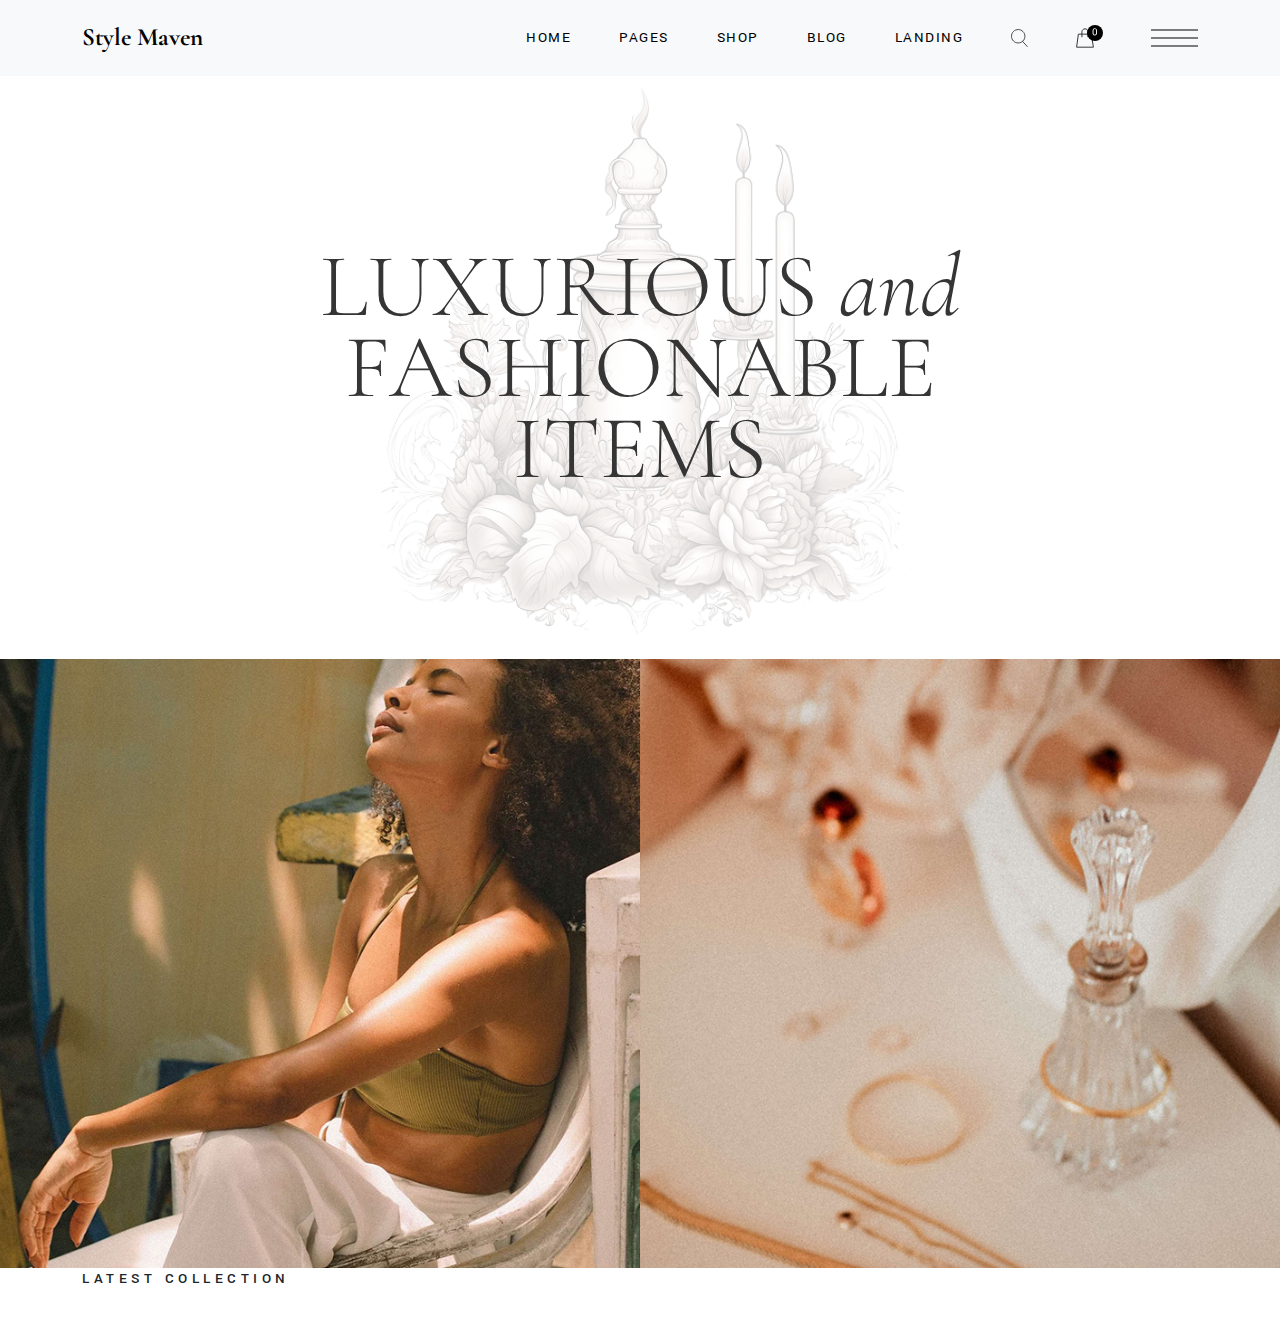
<file: home.html>
<!DOCTYPE html>
<html lang="en">

<head>
    <meta charset="UTF-8">
    <meta name="viewport" content="width=device-width, initial-scale=1.0">
    <title>Style Maven</title>
    <link rel="preconnect" href="https://fonts.googleapis.com">
    <link rel="preconnect" href="https://fonts.gstatic.com" crossorigin>
    <link
        href="https://fonts.googleapis.com/css2?family=Cormorant+Garamond:ital,wght@0,300..700;1,300..700&family=Yantramanav:wght@100;300;400;500;700;900&display=swap"
        rel="stylesheet">
    <link href="https://cdn.jsdelivr.net/npm/bootstrap@5.3.3/dist/css/bootstrap.min.css" rel="stylesheet" />
    <link href="https://cdn.jsdelivr.net/npm/bootstrap-icons/font/bootstrap-icons.css" rel="stylesheet">
    <link rel="stylesheet" href="css/style.css">
</head>

<body>
    <!-- Header section start  -->
    <header>
        <section class="nav-section">
            <nav class="navbar navbar-expand-lg bg-light">
                <div class="container">
                    <!-- Left Side Logo -->
                    <a class="navbar-brand cormorant-garamond-700 fs-25 lh-102" href="#">Style Maven</a>

                    <!-- Toggle Button (for mobile view) -->
                    <button class="navbar-toggler" type="button" data-bs-toggle="collapse" data-bs-target="#navbarNav">
                        <span class="navbar-toggler-icon"></span>
                    </button>

                    <!-- Right Side Links -->
                    <div class="collapse navbar-collapse justify-content-end align-items-center gap-5" id="navbarNav">
                        <ul class="navbar-nav gap-5">
                            <li class="nav-item">
                                <a class="nav-link active yantramanav-regular fs-15 lh-122 text-uppercase"
                                    href="#">Home</a>
                            </li>
                            <li class="nav-item">
                                <a class="nav-link active yantramanav-regular fs-15 lh-122 text-uppercase"
                                    href="#">Pages</a>
                            </li>
                            <li class="nav-item">
                                <a class="nav-link active yantramanav-regular fs-15 lh-122 text-uppercase"
                                    href="#">Shop</a>
                            </li>
                            <li class="nav-item">
                                <a class="nav-link active yantramanav-regular fs-15 lh-122 text-uppercase"
                                    href="#">Blog</a>
                            </li>
                            <li class="nav-item">
                                <a class="nav-link active yantramanav-regular fs-15 lh-122 text-uppercase"
                                    href="#">Landing</a>
                            </li>

                        </ul>
                        <div class="nav-elements d-flex align-items-center gap-5">
                            <svg width="17" height="22" viewBox="0 0 17 22" fill="none"
                                xmlns="http://www.w3.org/2000/svg">
                                <path
                                    d="M7.20369 15.9568C10.9098 15.9568 13.9142 12.9524 13.9142 9.24629C13.9142 5.54017 10.9098 2.53577 7.20369 2.53577C3.49757 2.53577 0.493164 5.54017 0.493164 9.24629C0.493164 12.9524 3.49757 15.9568 7.20369 15.9568Z"
                                    stroke="#353535" stroke-width="0.894737" stroke-miterlimit="10" />
                                <path d="M11.5215 14.375L16.5812 19.7998" stroke="#353535" stroke-width="0.894737"
                                    stroke-miterlimit="10" />
                            </svg>
                            <svg width="27" height="60" viewBox="0 0 27 60" fill="none"
                                xmlns="http://www.w3.org/2000/svg">
                                <path d="M2.37699 26.1409H15.3266L17.4025 39.186H0.597656L2.37699 26.1409Z"
                                    stroke="#353535" stroke-width="0.98852" />
                                <path d="M5.93555 29.2044V23.5713" stroke="#353535" stroke-width="0.98852" />
                                <path d="M11.9653 23.5713V29.2044" stroke="#353535" stroke-width="0.98852" />
                                <path
                                    d="M11.9655 23.671C11.8667 22.0894 10.5816 20.8043 8.99996 20.8043C7.41833 20.8043 6.0344 22.0894 5.93555 23.671"
                                    stroke="#353535" stroke-width="0.98852" />
                                <rect x="11" y="17" width="16" height="16" rx="8" fill="black" />
                                <path
                                    d="M20.0767 24.8739V22.806C20.0767 22.1973 19.9657 21.739 19.7437 21.431C19.5252 21.1231 19.2048 20.9691 18.7822 20.9691C17.9264 20.9691 17.4985 21.5814 17.4985 22.806V24.8739C17.4985 25.4826 17.6077 25.9427 17.8262 26.2543C18.0482 26.5622 18.3704 26.7162 18.793 26.7162C19.6488 26.7162 20.0767 26.1021 20.0767 24.8739ZM21.0273 23.0101V24.6805C21.0273 25.5757 20.8304 26.2632 20.4365 26.743C20.0462 27.2229 19.4984 27.4628 18.793 27.4628C18.0911 27.4628 17.5415 27.2229 17.144 26.743C16.7466 26.2596 16.5479 25.5721 16.5479 24.6805V23.0101C16.5479 22.1185 16.7448 21.431 17.1387 20.9476C17.5361 20.4642 18.0858 20.2225 18.7876 20.2225C19.4894 20.2225 20.0373 20.4642 20.4312 20.9476C20.8286 21.431 21.0273 22.1185 21.0273 23.0101Z"
                                    fill="white" />
                            </svg>
                            <svg width="47" height="18" viewBox="0 0 47 18" fill="none"
                                xmlns="http://www.w3.org/2000/svg">
                                <rect y="0.5" width="47" height="1" fill="black" />
                                <rect y="8.5" width="47" height="1" fill="black" />
                                <rect y="16.5" width="47" height="1" fill="black" />
                            </svg>
                        </div>
                    </div>
                </div>
            </nav>
        </section>
        <section class="banner-section">
            <div class="container">
                <div class="banner-wrapper">
                    <h1 class="banner-heading m-auto text-center">LUXURIOUS <span
                            class="banner-span cormorant-garamond-300 fst-italic">and</span>
                        FASHIONABLE
                        ITEMS</h1>
                </div>
            </div>
        </section>
    </header>
    <!-- Header section end  -->

    <!-- feature image section start   -->
    <section class="feature-images">
        <div class="row ">
            <div class="col-lg-6 p-0">
                <div class="feature-image">
                    <img class="w-100" src="assets/featureimage1.png" alt="">
                </div>
            </div>
            <div class="col-lg-6 p-0">
                <div class="feature-image">
                    <img class="w-100" src="assets/featureimage2.png" alt="">
                </div>
            </div>
        </div>

    </section>
    <!-- feature image section end   -->

    <!-- winter section start  -->
    <section class="winter">
        <div class="container">
            <div class="winter-wrapper">
                <div class="row">
                    <div class="col-lg-4">
                        <div class="winter-left-block">
                            <h6 class="winter-left-block-subhead yantramanav-medium fs-15 lh-153 text-uppercase pb-5">
                                Latest Collection</h6>
                        </div>
                    </div>
                </div>
            </div>
        </div>
    </section>















    <script src="https://cdn.jsdelivr.net/npm/bootstrap@5.3.3/dist/js/bootstrap.bundle.min.js"></script>

</body>

</html>
</file>
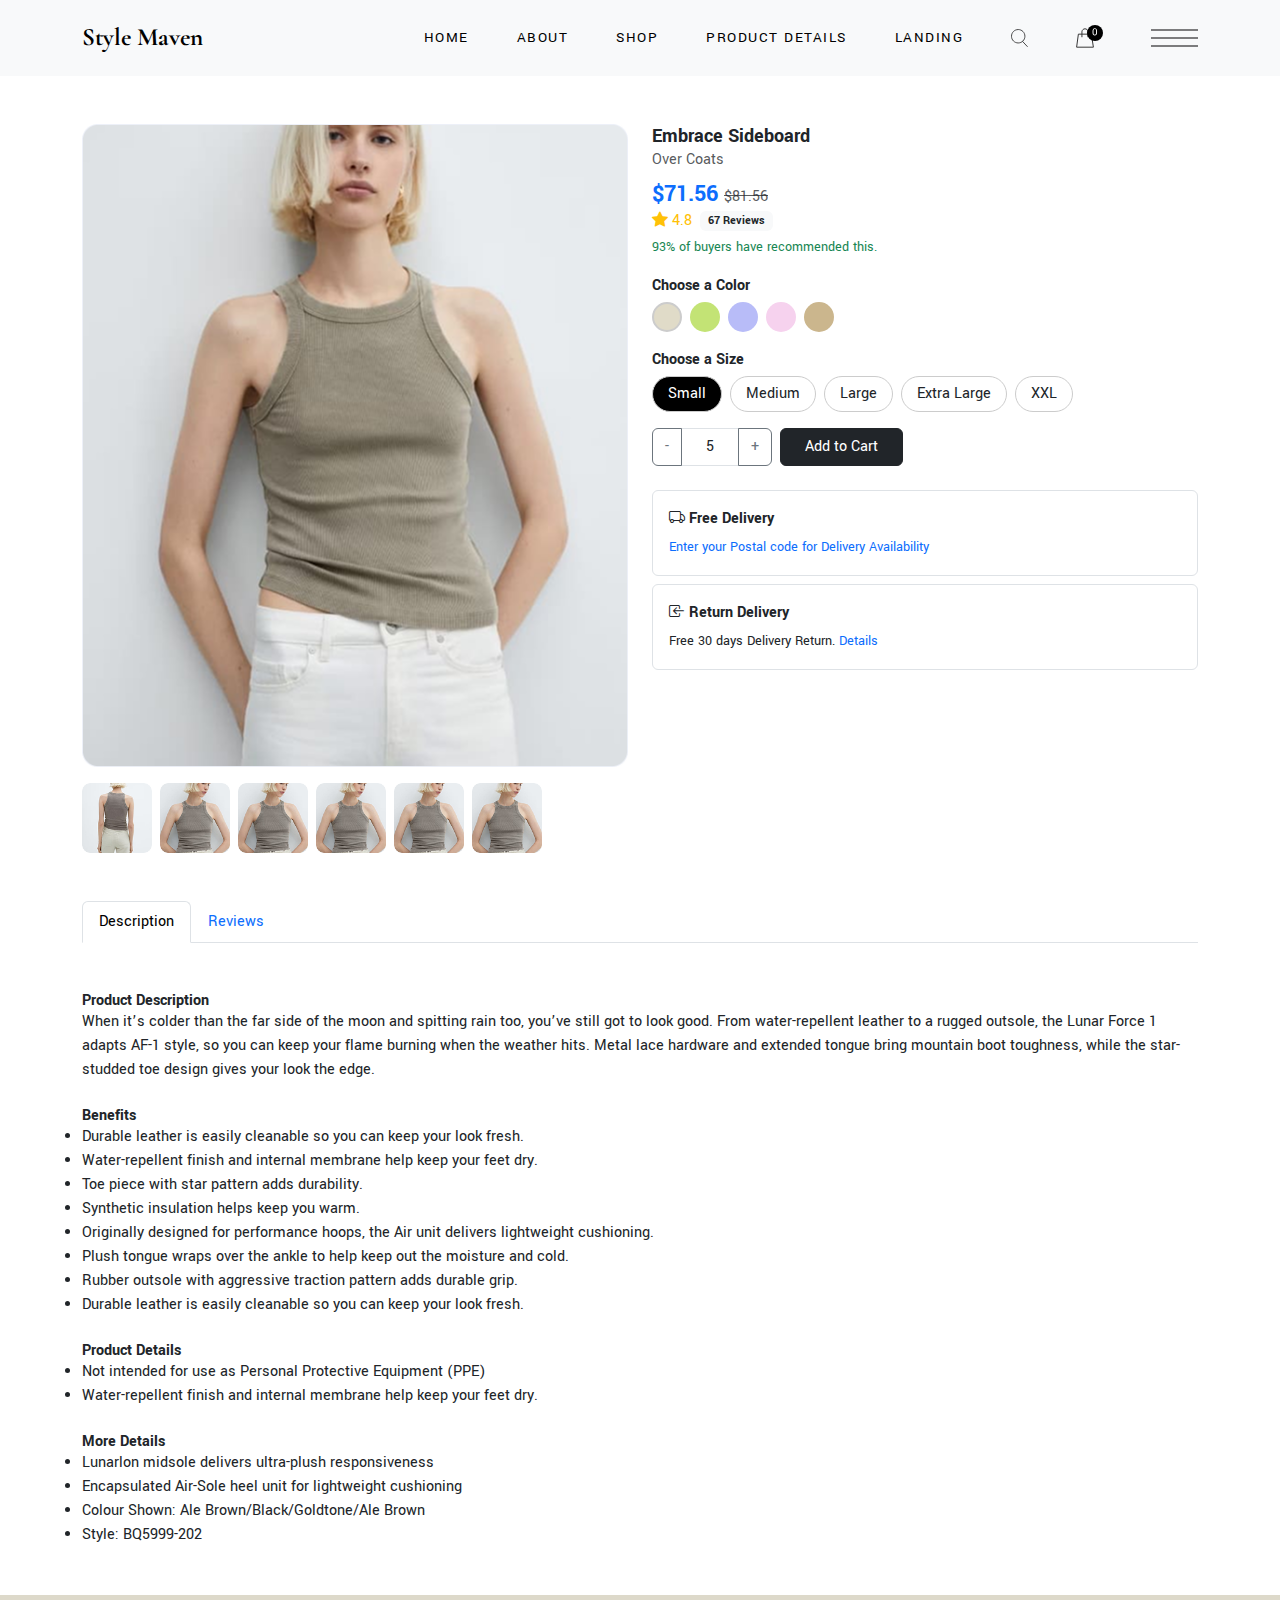
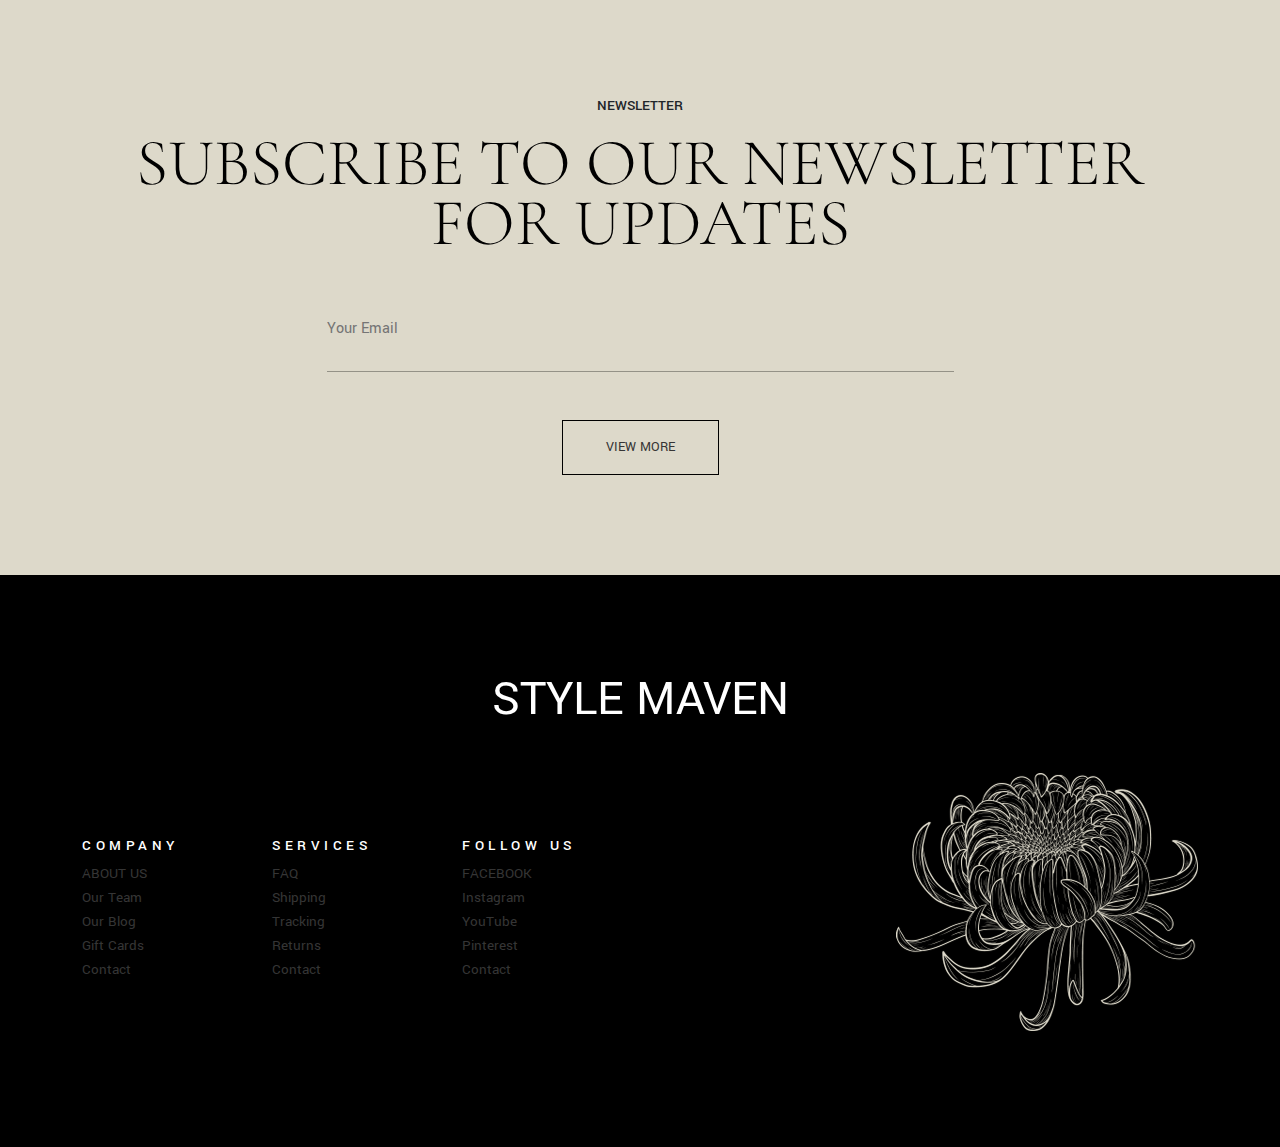
<file: product-details.html>
<!DOCTYPE html>
<html lang="en">

<head>
    <meta charset="UTF-8">
    <meta name="viewport" content="width=device-width, initial-scale=1.0">
    <title>Style Maven</title>
    <link rel="preconnect" href="https://fonts.googleapis.com">
    <link rel="preconnect" href="https://fonts.gstatic.com" crossorigin>
    <link
        href="https://fonts.googleapis.com/css2?family=Cormorant+Garamond:ital,wght@0,300..700;1,300..700&family=Yantramanav:wght@100;300;400;500;700;900&display=swap"
        rel="stylesheet">
    <link href="https://cdn.jsdelivr.net/npm/bootstrap@5.3.3/dist/css/bootstrap.min.css" rel="stylesheet" />
    <link href="https://cdn.jsdelivr.net/npm/bootstrap-icons/font/bootstrap-icons.css" rel="stylesheet">
    <link rel="stylesheet" href="https://cdn.jsdelivr.net/npm/swiper@11/swiper-bundle.min.css" />
    <link rel="stylesheet" href="css/style.css">
</head>

<body>
    <header>
        <section class="nav-section">
            <nav class="navbar navbar-expand-lg bg-light">
                <div class="container">
                    <!-- Left Side Logo -->
                    <a class="navbar-brand cormorant-garamond-700 fs-25 lh-102" href="#">Style Maven</a>

                    <!-- Toggle Button (for mobile view) -->
                    <button class="navbar-toggler" type="button" data-bs-toggle="collapse" data-bs-target="#navbarNav">
                        <span class="navbar-toggler-icon"></span>
                    </button>

                    <!-- Right Side Links -->
                    <div class="collapse navbar-collapse justify-content-end align-items-center gap-5" id="navbarNav">
                        <ul class="navbar-nav gap-5">
                            <li class="nav-item">
                                <a class="nav-link active yantramanav-regular fs-15 lh-122 text-uppercase"
                                    href="index.html">Home</a>
                            </li>
                            <li class="nav-item">
                                <a class="nav-link active yantramanav-regular fs-15 lh-122 text-uppercase"
                                    href="about.html">About</a>
                            </li>
                            <li class="nav-item">
                                <a class="nav-link active yantramanav-regular fs-15 lh-122 text-uppercase"
                                    href="shop.html">Shop</a>
                            </li>
                            <li class="nav-item">
                                <a class="nav-link active yantramanav-regular fs-15 lh-122 text-uppercase"
                                    href="product-details.html">Product Details</a>
                            </li>
                            <li class="nav-item">
                                <a class="nav-link active yantramanav-regular fs-15 lh-122 text-uppercase"
                                    href="#">Landing</a>
                            </li>

                        </ul>
                        <div class="nav-elements d-flex align-items-center gap-5">
                            <svg width="17" height="22" viewBox="0 0 17 22" fill="none"
                                xmlns="http://www.w3.org/2000/svg">
                                <path
                                    d="M7.20369 15.9568C10.9098 15.9568 13.9142 12.9524 13.9142 9.24629C13.9142 5.54017 10.9098 2.53577 7.20369 2.53577C3.49757 2.53577 0.493164 5.54017 0.493164 9.24629C0.493164 12.9524 3.49757 15.9568 7.20369 15.9568Z"
                                    stroke="#353535" stroke-width="0.894737" stroke-miterlimit="10" />
                                <path d="M11.5215 14.375L16.5812 19.7998" stroke="#353535" stroke-width="0.894737"
                                    stroke-miterlimit="10" />
                            </svg>
                            <svg width="27" height="60" viewBox="0 0 27 60" fill="none"
                                xmlns="http://www.w3.org/2000/svg">
                                <path d="M2.37699 26.1409H15.3266L17.4025 39.186H0.597656L2.37699 26.1409Z"
                                    stroke="#353535" stroke-width="0.98852" />
                                <path d="M5.93555 29.2044V23.5713" stroke="#353535" stroke-width="0.98852" />
                                <path d="M11.9653 23.5713V29.2044" stroke="#353535" stroke-width="0.98852" />
                                <path
                                    d="M11.9655 23.671C11.8667 22.0894 10.5816 20.8043 8.99996 20.8043C7.41833 20.8043 6.0344 22.0894 5.93555 23.671"
                                    stroke="#353535" stroke-width="0.98852" />
                                <rect x="11" y="17" width="16" height="16" rx="8" fill="black" />
                                <path
                                    d="M20.0767 24.8739V22.806C20.0767 22.1973 19.9657 21.739 19.7437 21.431C19.5252 21.1231 19.2048 20.9691 18.7822 20.9691C17.9264 20.9691 17.4985 21.5814 17.4985 22.806V24.8739C17.4985 25.4826 17.6077 25.9427 17.8262 26.2543C18.0482 26.5622 18.3704 26.7162 18.793 26.7162C19.6488 26.7162 20.0767 26.1021 20.0767 24.8739ZM21.0273 23.0101V24.6805C21.0273 25.5757 20.8304 26.2632 20.4365 26.743C20.0462 27.2229 19.4984 27.4628 18.793 27.4628C18.0911 27.4628 17.5415 27.2229 17.144 26.743C16.7466 26.2596 16.5479 25.5721 16.5479 24.6805V23.0101C16.5479 22.1185 16.7448 21.431 17.1387 20.9476C17.5361 20.4642 18.0858 20.2225 18.7876 20.2225C19.4894 20.2225 20.0373 20.4642 20.4312 20.9476C20.8286 21.431 21.0273 22.1185 21.0273 23.0101Z"
                                    fill="white" />
                            </svg>
                            <svg width="47" height="18" viewBox="0 0 47 18" fill="none"
                                xmlns="http://www.w3.org/2000/svg">
                                <rect y="0.5" width="47" height="1" fill="black" />
                                <rect y="8.5" width="47" height="1" fill="black" />
                                <rect y="16.5" width="47" height="1" fill="black" />
                            </svg>
                        </div>
                    </div>
                </div>
            </nav>
        </section>
    </header>
    <section class="product-details">
        <div class="container my-5">
            <div class="row g-4">
                <div class="col-md-6">
                    <img src="assets/main-product-details-img.png" class="img-fluid rounded" alt="Main Product Image">
                    <div class="d-flex mt-3 gap-2">
                        <div class="thumbnail"><img src="assets/thambnail-1.png" alt="thumb1"></div>
                        <div class="thumbnail"><img src="assets/thambnail-২.png" alt="thumb2"></div>
                        <div class="thumbnail"><img src="assets/thambnail-২.png" alt="thumb2"></div>
                        <div class="thumbnail"><img src="assets/thambnail-২.png" alt="thumb2"></div>
                        <div class="thumbnail"><img src="assets/thambnail-২.png" alt="thumb2"></div>
                        <div class="thumbnail"><img src="assets/thambnail-২.png" alt="thumb2"></div>
                    </div>
                </div>
                <div class="col-md-6">
                    <h5 class="fw-semibold">Embrace Sideboard</h5>
                    <p class="text-muted mb-2">Over Coats</p>
                    <h4 class="text-primary fw-bold">$71.56 <span
                            class="text-decoration-line-through text-muted fw-normal fs-6">$81.56</span></h4>
                    <div class="d-flex align-items-center gap-2 mb-1">
                        <span class="text-warning"><i class="bi bi-star-fill"></i> 4.8</span>
                        <span class="badge bg-light text-dark">67 Reviews</span>
                    </div>
                    <p class="text-success small">93% of buyers have recommended this.</p>

                    <div class="my-3">
                        <p class="fw-semibold mb-1">Choose a Color</p>
                        <div class="d-flex gap-2">
                            <span class="color-swatch selected" style="background-color: #e0dbc8;"></span>
                            <span class="color-swatch" style="background-color: #c3e375;"></span>
                            <span class="color-swatch" style="background-color: #b8bcf8;"></span>
                            <span class="color-swatch" style="background-color: #f6d2ee;"></span>
                            <span class="color-swatch" style="background-color: #cbb68d;"></span>
                        </div>
                    </div>

                    <div class="mb-3">
                        <p class="fw-semibold mb-1">Choose a Size</p>
                        <div class="d-flex gap-2 size-option">
                            <input type="radio" id="size-small" name="size" checked>
                            <label for="size-small">Small</label>

                            <input type="radio" id="size-medium" name="size">
                            <label for="size-medium">Medium</label>

                            <input type="radio" id="size-large" name="size">
                            <label for="size-large">Large</label>

                            <input type="radio" id="size-xl" name="size">
                            <label for="size-xl">Extra Large</label>

                            <input type="radio" id="size-xxl" name="size">
                            <label for="size-xxl">XXL</label>
                        </div>
                    </div>

                    <div class="d-flex align-items-center gap-2 mb-4">
                        <div class="input-group quantity-control">
                            <button class="btn btn-outline-secondary" type="button"
                                onclick="decreaseQuantity()">-</button>
                            <input type="text" id="quantityInput" class="form-control text-center" value="5">
                            <button class="btn btn-outline-secondary" type="button"
                                onclick="increaseQuantity()">+</button>
                        </div>
                        <button class="btn btn-dark px-4">Add to Cart</button>
                    </div>

                    <div class="border rounded p-3 mb-2">
                        <p class="mb-1"><i class="bi bi-truck"></i> <strong>Free Delivery</strong></p>
                        <small><a href="#">Enter your Postal code for Delivery Availability</a></small>
                    </div>
                    <div class="border rounded p-3">
                        <p class="mb-1"><i class="bi bi-box-arrow-in-left"></i> <strong>Return Delivery</strong></p>
                        <small>Free 30 days Delivery Return. <a href="#">Details</a></small>
                    </div>
                </div>
            </div>

            <ul class="nav nav-tabs my-5" id="productTab" role="tablist">
                <li class="nav-item" role="presentation">
                    <button class="nav-link active" id="description-tab" data-bs-toggle="tab"
                        data-bs-target="#description" type="button" role="tab">Description</button>
                </li>
                <li class="nav-item" role="presentation">
                    <button class="nav-link" id="reviews-tab" data-bs-toggle="tab" data-bs-target="#reviews"
                        type="button" role="tab">Reviews</button>
                </li>
            </ul>
            <div class="tab-content" id="productTabContent">
                <div class="tab-pane fade show active" id="description" role="tabpanel">
                    <h6 class="fw-semibold">Product Description</h6>
                    <p>When it’s colder than the far side of the moon and spitting rain too, you’ve still got to look
                        good. From water-repellent leather to a rugged outsole, the Lunar Force 1 adapts AF-1 style, so
                        you can keep your flame burning when the weather hits. Metal lace hardware and extended tongue
                        bring mountain boot toughness, while the star-studded toe design gives your look the edge.</p>

                    <h6 class="fw-semibold mt-4">Benefits</h6>
                    <ul>
                        <li>Durable leather is easily cleanable so you can keep your look fresh.</li>
                        <li>Water-repellent finish and internal membrane help keep your feet dry.</li>
                        <li>Toe piece with star pattern adds durability.</li>
                        <li>Synthetic insulation helps keep you warm.</li>
                        <li>Originally designed for performance hoops, the Air unit delivers lightweight cushioning.
                        </li>
                        <li>Plush tongue wraps over the ankle to help keep out the moisture and cold.</li>
                        <li>Rubber outsole with aggressive traction pattern adds durable grip.</li>
                        <li>Durable leather is easily cleanable so you can keep your look fresh.</li>
                    </ul>

                    <h6 class="fw-semibold mt-4">Product Details</h6>
                    <ul>
                        <li>Not intended for use as Personal Protective Equipment (PPE)</li>
                        <li>Water-repellent finish and internal membrane help keep your feet dry.</li>
                    </ul>

                    <h6 class="fw-semibold mt-4">More Details</h6>
                    <ul>
                        <li>Lunarlon midsole delivers ultra-plush responsiveness</li>
                        <li>Encapsulated Air-Sole heel unit for lightweight cushioning</li>
                        <li>Colour Shown: Ale Brown/Black/Goldtone/Ale Brown</li>
                        <li>Style: BQ5999-202</li>
                    </ul>
                </div>
                <div class="tab-pane fade" id="reviews" role="tabpanel">
                    <p>No reviews yet.</p>
                </div>
            </div>
        </div>
    </section>










    <!-- cta section  -->
    <section class="cta-section bg-khaki">
        <div class="container">
            <div class="cta-wrapper">
                <div class="cta-top-block text-center">
                    <h6 class="winter-left-block-subhead yantramanav-medium fs-15 lh-153 text-uppercase pb-3">
                        Newsletter</h6>
                    <h2 class="pb-3">Subscribe To
                        Our Newsletter For Updates</h2>
                    <div class="cta-email pt-5 pb-5">
                        <input class="cta-input border-0" type="email" name="email" placeholder="Your Email">
                    </div>
                    <div class="btn-outline">
                        <a class="yantramanav-regular fs-14 lh-121 text-uppercase primary-color " href="">View
                            More</a>
                    </div>


                </div>

            </div>
        </div>
    </section>
    <!-- cta section  -->

    <!-- footer section  -->
    <footer>
        <div class="container">
            <div class="footer-wrapper">
                <h5 class="text-white text-center yantramanav-regular fs-50 lh-100 pb-5 text-uppercase">Style Maven</h5>
                <div class="row align-items-center">
                    <div class="col-lg-2">
                        <div class="footer-links">
                            <h5
                                class="footer-links-heading yantramanav-medium fs-15 lh-104 text-white text-uppercase pb-2">
                                Company</h5>
                            <ul>
                                <li class="list-unstyled">
                                    <a class="yantramanav-regular fs-15 lh-113 primary-color text-uppercase"
                                        href="">About Us</a>
                                </li>
                                <li class="list-unstyled">
                                    <a class="yantramanav-regular fs-15 lh-113 primary-color" href="">Our Team</a>
                                </li>
                                <li class="list-unstyled">
                                    <a class="yantramanav-regular fs-15 lh-113 primary-color" href="">Our Blog</a>
                                </li>
                                <li class="list-unstyled">
                                    <a class="yantramanav-regular fs-15 lh-113 primary-color" href="">Gift Cards</a>
                                </li>
                                <li class="list-unstyled">
                                    <a class="yantramanav-regular fs-15 lh-113 primary-color" href="">Contact</a>
                                </li>
                            </ul>
                        </div>
                    </div>
                    <div class="col-lg-2">
                        <div class="footer-links">
                            <h5
                                class="footer-links-heading yantramanav-medium fs-15 lh-104 text-white text-uppercase pb-2">
                                Services</h5>
                            <ul>
                                <li class="list-unstyled">
                                    <a class="yantramanav-regular fs-15 lh-113 primary-color text-uppercase"
                                        href="">FAQ</a>
                                </li>
                                <li class="list-unstyled">
                                    <a class="yantramanav-regular fs-15 lh-113 primary-color" href="">Shipping</a>
                                </li>
                                <li class="list-unstyled">
                                    <a class="yantramanav-regular fs-15 lh-113 primary-color" href="">Tracking</a>
                                </li>
                                <li class="list-unstyled">
                                    <a class="yantramanav-regular fs-15 lh-113 primary-color" href="">Returns</a>
                                </li>
                                <li class="list-unstyled">
                                    <a class="yantramanav-regular fs-15 lh-113 primary-color" href="">Contact</a>
                                </li>
                            </ul>
                        </div>
                    </div>
                    <div class="col-lg-2">
                        <div class="footer-links">
                            <h5
                                class="footer-links-heading yantramanav-medium fs-15 lh-104 text-white text-uppercase pb-2">
                                Follow Us</h5>
                            <ul>
                                <li class="list-unstyled">
                                    <a class="yantramanav-regular fs-15 lh-113 primary-color text-uppercase"
                                        href="">Facebook</a>
                                </li>
                                <li class="list-unstyled">
                                    <a class="yantramanav-regular fs-15 lh-113 primary-color" href="">Instagram</a>
                                </li>
                                <li class="list-unstyled">
                                    <a class="yantramanav-regular fs-15 lh-113 primary-color" href="">YouTube</a>
                                </li>
                                <li class="list-unstyled">
                                    <a class="yantramanav-regular fs-15 lh-113 primary-color" href="">Pinterest</a>
                                </li>
                                <li class="list-unstyled">
                                    <a class="yantramanav-regular fs-15 lh-113 primary-color" href="">Contact</a>
                                </li>
                            </ul>
                        </div>
                    </div>
                    <div class="col-lg-6">
                        <div class="footerimage d-flex justify-content-end">
                            <img src="assets/footer-flower.png" alt="">
                        </div>
                    </div>
                </div>
            </div>
        </div>
    </footer>
    <!-- footer end  -->

    <script src="https://cdn.jsdelivr.net/npm/bootstrap@5.3.3/dist/js/bootstrap.bundle.min.js"></script>
    <script src="https://cdn.jsdelivr.net/npm/swiper@11/swiper-bundle.min.js"></script>
    <script src="js/script.js"></script>

</body>

</html>
</file>
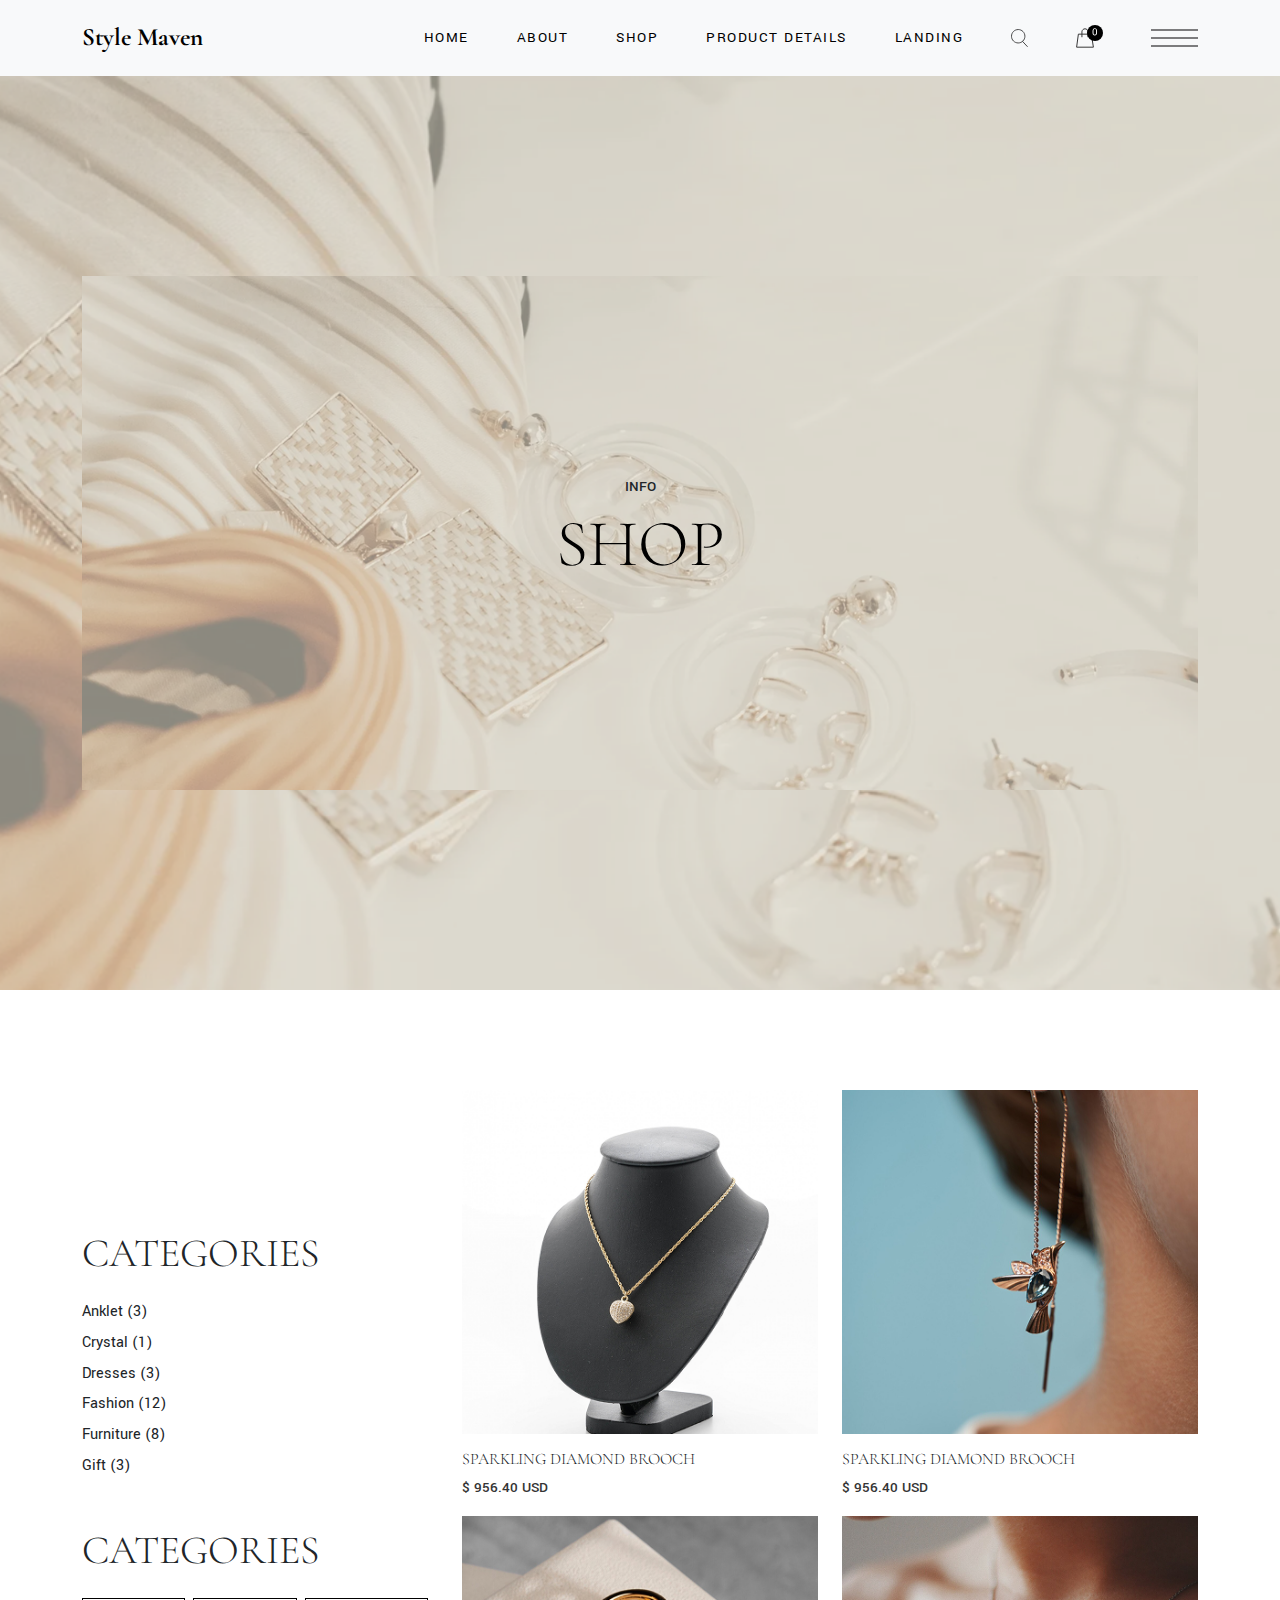
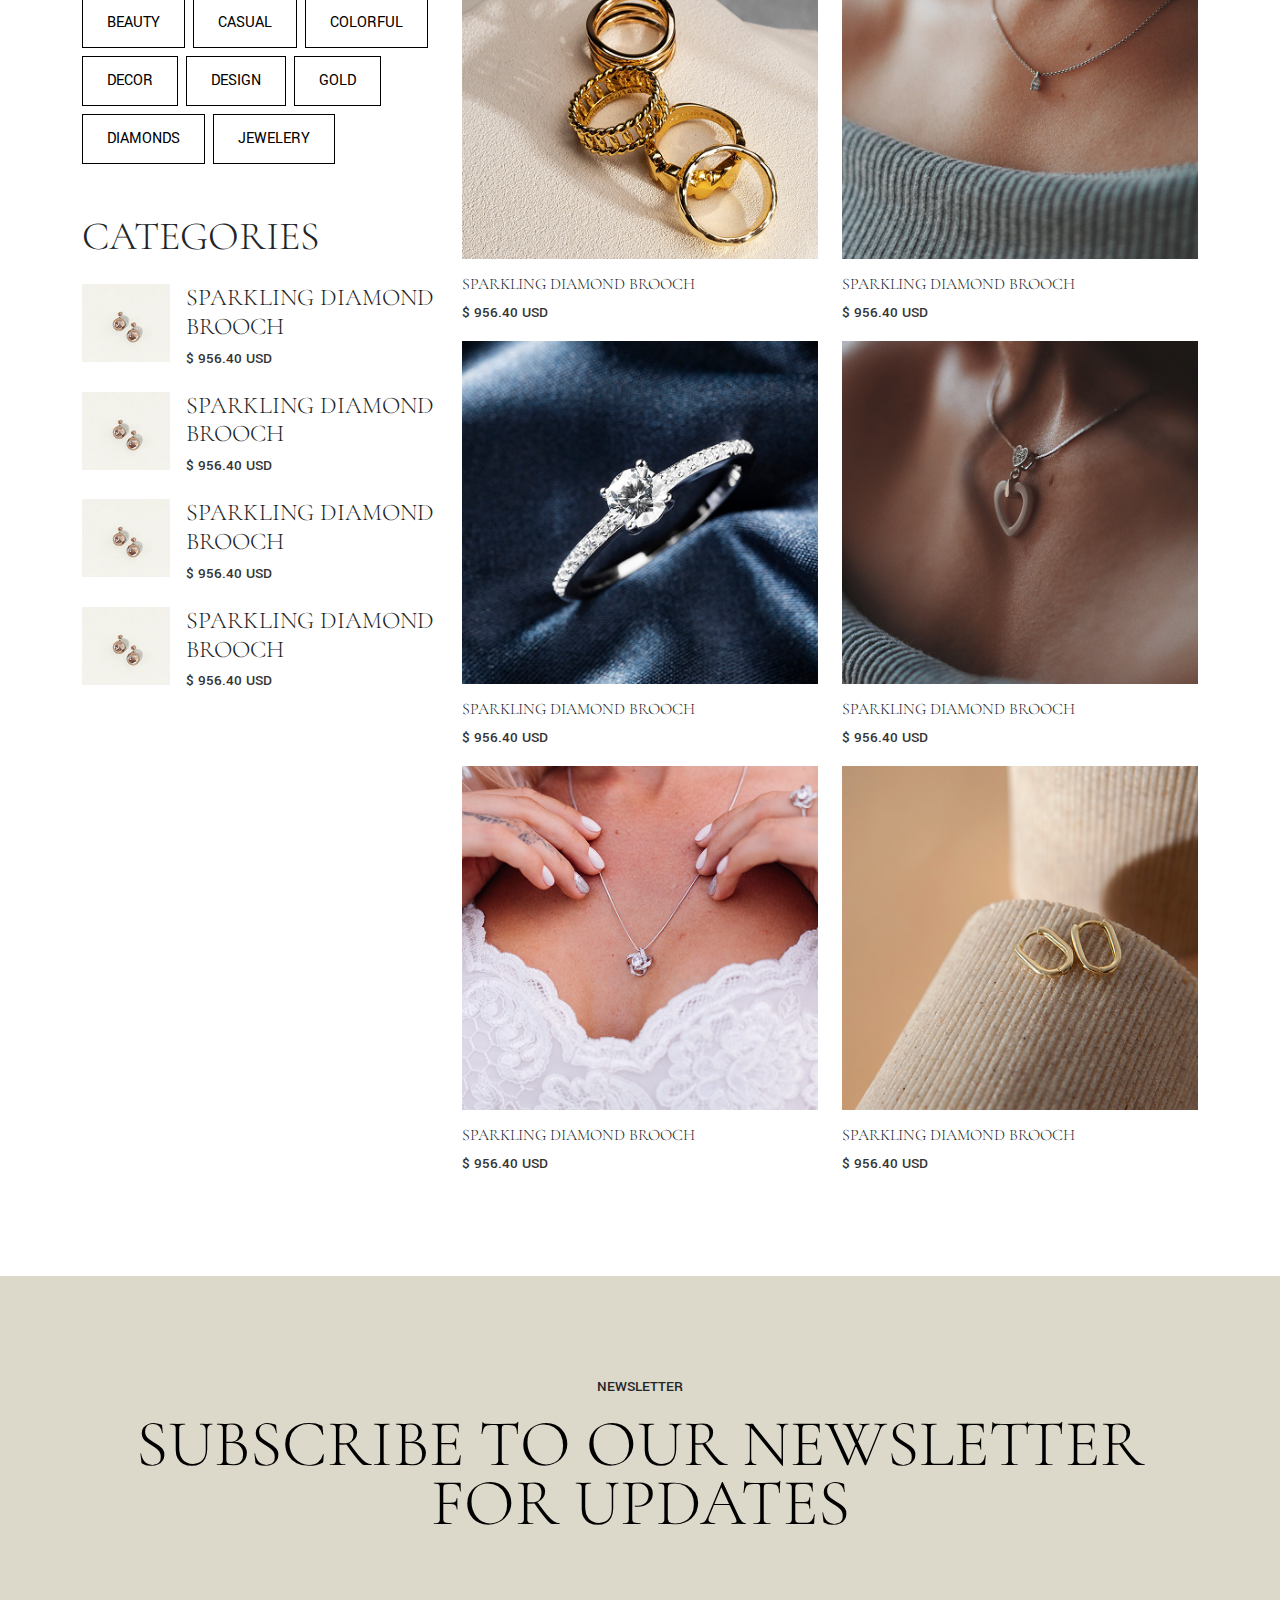
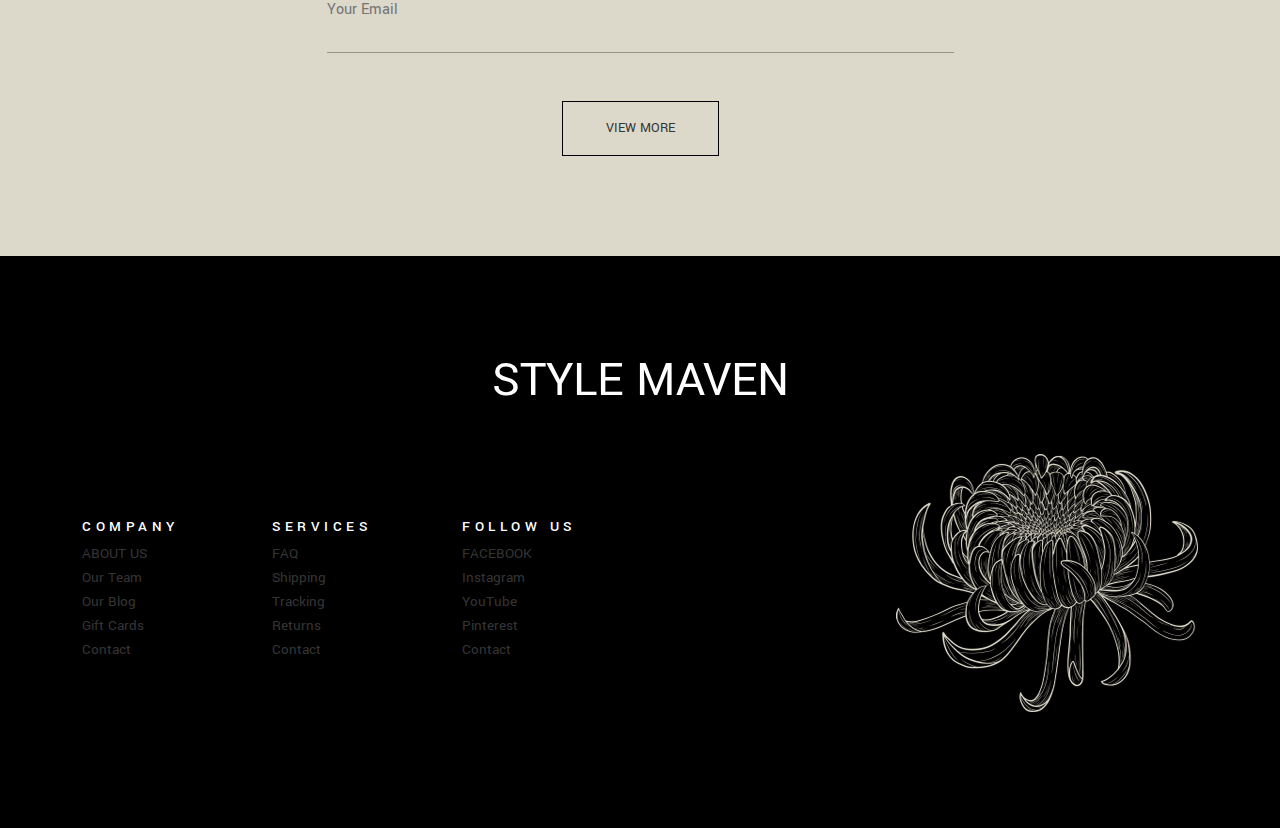
<file: shop.html>
<!DOCTYPE html>
<html lang="en">

<head>
    <meta charset="UTF-8">
    <meta name="viewport" content="width=device-width, initial-scale=1.0">
    <title>Style Maven</title>
    <link rel="preconnect" href="https://fonts.googleapis.com">
    <link rel="preconnect" href="https://fonts.gstatic.com" crossorigin>
    <link
        href="https://fonts.googleapis.com/css2?family=Cormorant+Garamond:ital,wght@0,300..700;1,300..700&family=Yantramanav:wght@100;300;400;500;700;900&display=swap"
        rel="stylesheet">
    <link href="https://cdn.jsdelivr.net/npm/bootstrap@5.3.3/dist/css/bootstrap.min.css" rel="stylesheet" />
    <link href="https://cdn.jsdelivr.net/npm/bootstrap-icons/font/bootstrap-icons.css" rel="stylesheet">
    <link rel="stylesheet" href="https://cdn.jsdelivr.net/npm/swiper@11/swiper-bundle.min.css" />
    <link rel="stylesheet" href="css/style.css">
</head>

<body>
    <!-- Header section start  -->
    <header>
        <section class="nav-section">
            <nav class="navbar navbar-expand-lg bg-light">
                <div class="container">
                    <!-- Left Side Logo -->
                    <a class="navbar-brand cormorant-garamond-700 fs-25 lh-102" href="#">Style Maven</a>

                    <!-- Toggle Button (for mobile view) -->
                    <button class="navbar-toggler" type="button" data-bs-toggle="collapse" data-bs-target="#navbarNav">
                        <span class="navbar-toggler-icon"></span>
                    </button>

                    <!-- Right Side Links -->
                    <div class="collapse navbar-collapse justify-content-end align-items-center gap-5" id="navbarNav">
                        <ul class="navbar-nav gap-5">
                            <li class="nav-item">
                                <a class="nav-link active yantramanav-regular fs-15 lh-122 text-uppercase"
                                    href="index.html">Home</a>
                            </li>
                            <li class="nav-item">
                                <a class="nav-link active yantramanav-regular fs-15 lh-122 text-uppercase"
                                    href="about.html">About</a>
                            </li>
                            <li class="nav-item">
                                <a class="nav-link active yantramanav-regular fs-15 lh-122 text-uppercase"
                                    href="shop.html">Shop</a>
                            </li>
                            <li class="nav-item">
                                <a class="nav-link active yantramanav-regular fs-15 lh-122 text-uppercase"
                                    href="product-details.html">Product Details</a>
                            </li>
                            <li class="nav-item">
                                <a class="nav-link active yantramanav-regular fs-15 lh-122 text-uppercase"
                                    href="#">Landing</a>
                            </li>

                        </ul>
                        <div class="nav-elements d-flex align-items-center gap-5">
                            <svg width="17" height="22" viewBox="0 0 17 22" fill="none"
                                xmlns="http://www.w3.org/2000/svg">
                                <path
                                    d="M7.20369 15.9568C10.9098 15.9568 13.9142 12.9524 13.9142 9.24629C13.9142 5.54017 10.9098 2.53577 7.20369 2.53577C3.49757 2.53577 0.493164 5.54017 0.493164 9.24629C0.493164 12.9524 3.49757 15.9568 7.20369 15.9568Z"
                                    stroke="#353535" stroke-width="0.894737" stroke-miterlimit="10" />
                                <path d="M11.5215 14.375L16.5812 19.7998" stroke="#353535" stroke-width="0.894737"
                                    stroke-miterlimit="10" />
                            </svg>
                            <svg width="27" height="60" viewBox="0 0 27 60" fill="none"
                                xmlns="http://www.w3.org/2000/svg">
                                <path d="M2.37699 26.1409H15.3266L17.4025 39.186H0.597656L2.37699 26.1409Z"
                                    stroke="#353535" stroke-width="0.98852" />
                                <path d="M5.93555 29.2044V23.5713" stroke="#353535" stroke-width="0.98852" />
                                <path d="M11.9653 23.5713V29.2044" stroke="#353535" stroke-width="0.98852" />
                                <path
                                    d="M11.9655 23.671C11.8667 22.0894 10.5816 20.8043 8.99996 20.8043C7.41833 20.8043 6.0344 22.0894 5.93555 23.671"
                                    stroke="#353535" stroke-width="0.98852" />
                                <rect x="11" y="17" width="16" height="16" rx="8" fill="black" />
                                <path
                                    d="M20.0767 24.8739V22.806C20.0767 22.1973 19.9657 21.739 19.7437 21.431C19.5252 21.1231 19.2048 20.9691 18.7822 20.9691C17.9264 20.9691 17.4985 21.5814 17.4985 22.806V24.8739C17.4985 25.4826 17.6077 25.9427 17.8262 26.2543C18.0482 26.5622 18.3704 26.7162 18.793 26.7162C19.6488 26.7162 20.0767 26.1021 20.0767 24.8739ZM21.0273 23.0101V24.6805C21.0273 25.5757 20.8304 26.2632 20.4365 26.743C20.0462 27.2229 19.4984 27.4628 18.793 27.4628C18.0911 27.4628 17.5415 27.2229 17.144 26.743C16.7466 26.2596 16.5479 25.5721 16.5479 24.6805V23.0101C16.5479 22.1185 16.7448 21.431 17.1387 20.9476C17.5361 20.4642 18.0858 20.2225 18.7876 20.2225C19.4894 20.2225 20.0373 20.4642 20.4312 20.9476C20.8286 21.431 21.0273 22.1185 21.0273 23.0101Z"
                                    fill="white" />
                            </svg>
                            <svg width="47" height="18" viewBox="0 0 47 18" fill="none"
                                xmlns="http://www.w3.org/2000/svg">
                                <rect y="0.5" width="47" height="1" fill="black" />
                                <rect y="8.5" width="47" height="1" fill="black" />
                                <rect y="16.5" width="47" height="1" fill="black" />
                            </svg>
                        </div>
                    </div>
                </div>
            </nav>
        </section>
    </header>
    <!-- Header section end  -->

    <!-- about us banner  -->
    <section class="about-banner">
        <div class="container">
            <div class="about-banner">
                <h6 class="winter-left-block-subhead yantramanav-medium fs-15 lh-153 text-uppercase pb-3 text-center">
                    info</h6>
                <h2 class="pb-3 text-center">Shop</h2>
            </div>
        </div>
    </section>
    <!-- <!-- about us end  -->

    <!-- shop section  -->
    <section class="shop-section">
        <div class="container">
            <div class="row align-items-baseline">
                <div class="col-lg-4">
                    <div class="shop-left-block d-flex flex-column gap-5">
                        <div class="categories">
                            <h3 class="cormorant-garamond-300 fs-40 text-uppercase pb-4">Categories</h3>
                            <div class="categories-item d-flex flex-column gap-2">
                                <h6 class="yantramanav-regular fs-16 lh-143">Anklet (3)</h6>
                                <h6 class="yantramanav-regular fs-16 lh-143">Crystal (1)</h6>
                                <h6 class="yantramanav-regular fs-16 lh-143">Dresses (3)</h6>
                                <h6 class="yantramanav-regular fs-16 lh-143">Fashion (12)</h6>
                                <h6 class="yantramanav-regular fs-16 lh-143">Furniture (8)</h6>
                                <h6 class="yantramanav-regular fs-16 lh-143">Gift (3)</h6>
                            </div>
                        </div>
                        <div class="tags">
                            <h3 class="cormorant-garamond-300 fs-40 text-uppercase pb-4">Categories</h3>
                            <div class="tags-item d-flex flex-wrap gap-2">
                                <button
                                    class="shop-tag-capsule yantramanav-regular fs-12 lh-141 text-uppercase">Beauty</button>
                                <button
                                    class="shop-tag-capsule yantramanav-regular fs-12 lh-141 text-uppercase">casual</button>
                                <button
                                    class="shop-tag-capsule yantramanav-regular fs-12 lh-141 text-uppercase">colorful</button>
                                <button
                                    class="shop-tag-capsule yantramanav-regular fs-12 lh-141 text-uppercase">decor</button>
                                <button
                                    class="shop-tag-capsule yantramanav-regular fs-12 lh-141 text-uppercase">design</button>
                                <button
                                    class="shop-tag-capsule yantramanav-regular fs-12 lh-141 text-uppercase">gold</button>
                                <button
                                    class="shop-tag-capsule yantramanav-regular fs-12 lh-141 text-uppercase">diamonds</button>
                                <button
                                    class="shop-tag-capsule yantramanav-regular fs-12 lh-141 text-uppercase">jewelery</button>







                            </div>
                        </div>
                        <div class="popular-product">
                            <h3 class="cormorant-garamond-300 fs-40 text-uppercase pb-4">Categories</h3>
                            <div class="popular-items-wrapper d-flex flex-column gap-4">
                                <div class="popular-item d-flex gap-3">
                                    <div class="popular-item-img">
                                        <img src="assets/popular-img.png" alt="">
                                    </div>
                                    <div class="popular-item-details">
                                        <h4 class="cormorant-garamond-300 fs-24 text-uppercase pb-2 secondary-color">
                                            Sparkling Diamond Brooch
                                        </h4>
                                        <h6 class="primary-color yantramanav-medium fs-15 primary-color">$ 956.40 USD
                                        </h6>
                                    </div>










                                </div>
                                <div class="popular-item d-flex gap-3">
                                    <div class="popular-item-img">
                                        <img src="assets/popular-img.png" alt="">
                                    </div>
                                    <div class="popular-item-details">
                                        <h4 class="cormorant-garamond-300 fs-24 text-uppercase pb-2 secondary-color">
                                            Sparkling Diamond Brooch
                                        </h4>
                                        <h6 class="primary-color yantramanav-medium fs-15 primary-color">$ 956.40 USD
                                        </h6>
                                    </div>










                                </div>
                                <div class="popular-item d-flex gap-3">
                                    <div class="popular-item-img">
                                        <img src="assets/popular-img.png" alt="">
                                    </div>
                                    <div class="popular-item-details">
                                        <h4 class="cormorant-garamond-300 fs-24 text-uppercase pb-2 secondary-color">
                                            Sparkling Diamond Brooch
                                        </h4>
                                        <h6 class="primary-color yantramanav-medium fs-15 primary-color">$ 956.40 USD
                                        </h6>
                                    </div>










                                </div>
                                <div class="popular-item d-flex gap-3">
                                    <div class="popular-item-img">
                                        <img src="assets/popular-img.png" alt="">
                                    </div>
                                    <div class="popular-item-details">
                                        <h4 class="cormorant-garamond-300 fs-24 text-uppercase pb-2 secondary-color">
                                            Sparkling Diamond Brooch
                                        </h4>
                                        <h6 class="primary-color yantramanav-medium fs-15 primary-color">$ 956.40 USD
                                        </h6>
                                    </div>










                                </div>
                            </div>

                        </div>
                    </div>
                </div>
                <div class="col-lg-8">
                    <div class="row gy-3">
                        <div class="col-lg-6 d-flex flex-column gap-3">
                            <div class="product-right-img">
                                <img src="assets/product-image.png" alt="">
                            </div>
                            <div class="product-right-details">
                                <h5 class="cormorant-garamond-300 fs-16 secondary-color text-uppercase pb-2">Sparkling
                                    Diamond Brooch</h5>
                                <h6 class="yantramanav-medium fs-15 lh-153 text-uppercase primary-color">$ 956.40 USD
                                </h6>
                            </div>
                        </div>
                        <div class="col-lg-6 d-flex flex-column gap-3">
                            <div class="product-right-img">
                                <img src="assets/product-image2.png" alt="">
                            </div>
                            <div class="product-right-details">
                                <h5 class="cormorant-garamond-300 fs-16 secondary-color text-uppercase pb-2">Sparkling
                                    Diamond Brooch</h5>
                                <h6 class="yantramanav-medium fs-15 lh-153 text-uppercase primary-color">$ 956.40 USD
                                </h6>
                            </div>
                        </div>
                        <div class="col-lg-6 d-flex flex-column gap-3">
                            <div class="product-right-img">
                                <img src="assets/product-image3.png" alt="">
                            </div>
                            <div class="product-right-details">
                                <h5 class="cormorant-garamond-300 fs-16 secondary-color text-uppercase pb-2">Sparkling
                                    Diamond Brooch</h5>
                                <h6 class="yantramanav-medium fs-15 lh-153 text-uppercase primary-color">$ 956.40 USD
                                </h6>
                            </div>
                        </div>
                        <div class="col-lg-6 d-flex flex-column gap-3">
                            <div class="product-right-img">
                                <img src="assets/product-image4.png" alt="">
                            </div>
                            <div class="product-right-details">
                                <h5 class="cormorant-garamond-300 fs-16 secondary-color text-uppercase pb-2">Sparkling
                                    Diamond Brooch</h5>
                                <h6 class="yantramanav-medium fs-15 lh-153 text-uppercase primary-color">$ 956.40 USD
                                </h6>
                            </div>
                        </div>
                        <div class="col-lg-6 d-flex flex-column gap-3">
                            <div class="product-right-img">
                                <img src="assets/product-image5.png" alt="">
                            </div>
                            <div class="product-right-details">
                                <h5 class="cormorant-garamond-300 fs-16 secondary-color text-uppercase pb-2">Sparkling
                                    Diamond Brooch</h5>
                                <h6 class="yantramanav-medium fs-15 lh-153 text-uppercase primary-color">$ 956.40 USD
                                </h6>
                            </div>
                        </div>
                        <div class="col-lg-6 d-flex flex-column gap-3">
                            <div class="product-right-img">
                                <img src="assets/product-image6.png" alt="">
                            </div>
                            <div class="product-right-details">
                                <h5 class="cormorant-garamond-300 fs-16 secondary-color text-uppercase pb-2">Sparkling
                                    Diamond Brooch</h5>
                                <h6 class="yantramanav-medium fs-15 lh-153 text-uppercase primary-color">$ 956.40 USD
                                </h6>
                            </div>
                        </div>
                        <div class="col-lg-6 d-flex flex-column gap-3">
                            <div class="product-right-img">
                                <img src="assets/product-image7.png" alt="">
                            </div>
                            <div class="product-right-details">
                                <h5 class="cormorant-garamond-300 fs-16 secondary-color text-uppercase pb-2">Sparkling
                                    Diamond Brooch</h5>
                                <h6 class="yantramanav-medium fs-15 lh-153 text-uppercase primary-color">$ 956.40 USD
                                </h6>
                            </div>
                        </div>
                        <div class="col-lg-6 d-flex flex-column gap-3">
                            <div class="product-right-img">
                                <img src="assets/product-image8.png" alt="">
                            </div>
                            <div class="product-right-details">
                                <h5 class="cormorant-garamond-300 fs-16 secondary-color text-uppercase pb-2">Sparkling
                                    Diamond Brooch</h5>
                                <h6 class="yantramanav-medium fs-15 lh-153 text-uppercase primary-color">$ 956.40 USD
                                </h6>
                            </div>
                        </div>

                    </div>
                </div>
            </div>
        </div>
        </div>
    </section>
    <!-- shop section end -->









    <!-- cta section  -->
    <section class="cta-section bg-khaki">
        <div class="container">
            <div class="cta-wrapper">
                <div class="cta-top-block text-center">
                    <h6 class="winter-left-block-subhead yantramanav-medium fs-15 lh-153 text-uppercase pb-3">
                        Newsletter</h6>
                    <h2 class="pb-3">Subscribe To
                        Our Newsletter For Updates</h2>
                    <div class="cta-email pt-5 pb-5">
                        <input class="cta-input border-0" type="email" name="email" placeholder="Your Email">
                    </div>
                    <div class="btn-outline">
                        <a class="yantramanav-regular fs-14 lh-121 text-uppercase primary-color " href="">View
                            More</a>
                    </div>


                </div>

            </div>
        </div>
    </section>
    <!-- cta section  -->

    <!-- footer section  -->
    <footer>
        <div class="container">
            <div class="footer-wrapper">
                <h5 class="text-white text-center yantramanav-regular fs-50 lh-100 pb-5 text-uppercase">Style Maven</h5>
                <div class="row align-items-center">
                    <div class="col-lg-2">
                        <div class="footer-links">
                            <h5
                                class="footer-links-heading yantramanav-medium fs-15 lh-104 text-white text-uppercase pb-2">
                                Company</h5>
                            <ul>
                                <li class="list-unstyled">
                                    <a class="yantramanav-regular fs-15 lh-113 primary-color text-uppercase"
                                        href="">About Us</a>
                                </li>
                                <li class="list-unstyled">
                                    <a class="yantramanav-regular fs-15 lh-113 primary-color" href="">Our Team</a>
                                </li>
                                <li class="list-unstyled">
                                    <a class="yantramanav-regular fs-15 lh-113 primary-color" href="">Our Blog</a>
                                </li>
                                <li class="list-unstyled">
                                    <a class="yantramanav-regular fs-15 lh-113 primary-color" href="">Gift Cards</a>
                                </li>
                                <li class="list-unstyled">
                                    <a class="yantramanav-regular fs-15 lh-113 primary-color" href="">Contact</a>
                                </li>
                            </ul>
                        </div>
                    </div>
                    <div class="col-lg-2">
                        <div class="footer-links">
                            <h5
                                class="footer-links-heading yantramanav-medium fs-15 lh-104 text-white text-uppercase pb-2">
                                Services</h5>
                            <ul>
                                <li class="list-unstyled">
                                    <a class="yantramanav-regular fs-15 lh-113 primary-color text-uppercase"
                                        href="">FAQ</a>
                                </li>
                                <li class="list-unstyled">
                                    <a class="yantramanav-regular fs-15 lh-113 primary-color" href="">Shipping</a>
                                </li>
                                <li class="list-unstyled">
                                    <a class="yantramanav-regular fs-15 lh-113 primary-color" href="">Tracking</a>
                                </li>
                                <li class="list-unstyled">
                                    <a class="yantramanav-regular fs-15 lh-113 primary-color" href="">Returns</a>
                                </li>
                                <li class="list-unstyled">
                                    <a class="yantramanav-regular fs-15 lh-113 primary-color" href="">Contact</a>
                                </li>
                            </ul>
                        </div>
                    </div>
                    <div class="col-lg-2">
                        <div class="footer-links">
                            <h5
                                class="footer-links-heading yantramanav-medium fs-15 lh-104 text-white text-uppercase pb-2">
                                Follow Us</h5>
                            <ul>
                                <li class="list-unstyled">
                                    <a class="yantramanav-regular fs-15 lh-113 primary-color text-uppercase"
                                        href="">Facebook</a>
                                </li>
                                <li class="list-unstyled">
                                    <a class="yantramanav-regular fs-15 lh-113 primary-color" href="">Instagram</a>
                                </li>
                                <li class="list-unstyled">
                                    <a class="yantramanav-regular fs-15 lh-113 primary-color" href="">YouTube</a>
                                </li>
                                <li class="list-unstyled">
                                    <a class="yantramanav-regular fs-15 lh-113 primary-color" href="">Pinterest</a>
                                </li>
                                <li class="list-unstyled">
                                    <a class="yantramanav-regular fs-15 lh-113 primary-color" href="">Contact</a>
                                </li>
                            </ul>
                        </div>
                    </div>
                    <div class="col-lg-6">
                        <div class="footerimage d-flex justify-content-end">
                            <img src="assets/footer-flower.png" alt="">
                        </div>
                    </div>
                </div>
            </div>
        </div>
    </footer>
    <!-- footer end  -->

    <script src="https://cdn.jsdelivr.net/npm/bootstrap@5.3.3/dist/js/bootstrap.bundle.min.js"></script>
    <script src="https://cdn.jsdelivr.net/npm/swiper@11/swiper-bundle.min.js"></script>
    <script src="js/script.js"></script>

</body>

</html>
</file>
<file: css/style.css>
/**
 * @Main scss for (Template/Project Name)
 * @project     - Style Maven V2
 * @author      -
 * @created_by  - Shakib
 * @created_at  -
 * @modified_by -
 */
/* reset, root */
* {
  padding: 0;
  margin: 0;
  box-sizing: border-box;
  font-family: "Yantramanav", sans-serif;
}

body {
  padding: 0;
  margin: 0;
  background-color: #fff;
  font-family: "Yantramanav", sans-serif;
}

:root {
  --primary-color: #353535;
  --secondary-color: #000;
  --bg-khaki: #DDD9CA;
}

/* fonts import -END */
h1,
h2,
h3,
h4,
h5,
h6,
p,
ul,
li,
a {
  margin: 0 !important;
  padding: 0 !important;
  text-decoration: none;
}

/* reset, root - END */
@media (min-width: 1400px) {
  .container {
    max-width: 1225px !important;
  }
}
img {
  max-width: 100% !important;
  height: auto !important;
}

/* helper , base classes */
.primary-color {
  color: #353535;
}

.c {
  color: #000;
}

.bg-khaki {
  background-color: #DDD9CA;
}

.yantramanav-thin {
  font-family: "Yantramanav", sans-serif;
  font-weight: 100;
  font-style: normal;
}

.yantramanav-light {
  font-family: "Yantramanav", sans-serif;
  font-weight: 300;
  font-style: normal;
}

.yantramanav-regular {
  font-family: "Yantramanav", sans-serif;
  font-weight: 400;
  font-style: normal;
}

.yantramanav-medium {
  font-family: "Yantramanav", sans-serif;
  font-weight: 500;
  font-style: normal;
}

.yantramanav-bold {
  font-family: "Yantramanav", sans-serif;
  font-weight: 700;
  font-style: normal;
}

.yantramanav-black {
  font-family: "Yantramanav", sans-serif;
  font-weight: 900;
  font-style: normal;
}

.cormorant-garamond-300 {
  font-family: "Cormorant Garamond", serif;
  font-optical-sizing: auto;
  font-weight: 300;
  font-style: normal;
}

.cormorant-garamond-700 {
  font-family: "Cormorant Garamond", serif;
  font-optical-sizing: auto;
  font-weight: 700;
  font-style: normal;
}

.fs-14 {
  font-size: 14px;
}

.fs-15 {
  font-size: 15px;
}

.fs-16 {
  font-size: 16px;
}

.fs-17 {
  font-size: 17px;
}

.fs-25 {
  font-size: 25px;
}

.fs-40 {
  font-size: 40px;
}

.fs-50 {
  font-size: 50px;
}

.fs-66 {
  font-size: 66px;
}

.fs-90 {
  font-size: 90px;
}

.lh-122 {
  line-height: 122%;
}

.lh-102 {
  line-height: 102.52%;
}

.lh-90 {
  line-height: 90%;
}

.lh-153 {
  line-height: 153%;
}

.lh-135 {
  line-height: 135%;
}

.lh-121 {
  line-height: 121.429%;
}

.lh-135 {
  line-height: 135.294%;
}

.lh-100 {
  line-height: 100%;
}

.lh-104 {
  line-height: 104%;
}

.lh-113 {
  line-height: 113.333%;
}

.lh-143 {
  line-height: 143.438%;
}

.btn-outline {
  padding: 18px 43px 18px 43px;
  border: 1px solid #000;
  display: inline-flex;
  transition: all 0.5s ease-in-out;
}
.btn-outline a {
  transition: all 0.5s ease-in-out;
}
.btn-outline:hover {
  background-color: #000;
  color: #FFF;
  cursor: pointer;
}
.btn-outline:hover a {
  color: #FFF;
}

h1 {
  color: var(--primary-color) !important;
  font-family: "Cormorant Garamond", serif !important;
  font-weight: 300;
  line-height: 90%;
  font-size: 90px;
}
@media (max-width: 1199px) {
  h1 {
    font-size: 70px;
  }
}
@media (max-width: 991px) {
  h1 {
    font-size: 50px;
  }
}
@media (max-width: 767px) {
  h1 {
    font-size: 40px;
  }
}
@media (max-width: 575px) {
  h1 {
    font-size: 30px;
  }
}

h2 {
  color: var(--secondary-color);
  font-family: "Cormorant Garamond", serif;
  font-weight: 300;
  font-size: 66px;
  line-height: 90%;
  text-transform: uppercase;
}

/* helper , base classes  - END*/
header .nav-section .navbar .navbar-nav .nav-item .nav-link {
  position: relative;
  transition: color 0.3s ease;
  color: #000;
  letter-spacing: 1.5px;
}
header .nav-section .navbar .navbar-nav .nav-item .nav-link::after {
  content: "";
  position: absolute;
  width: 0;
  height: 2px;
  left: 0;
  bottom: -5px;
  background-color: var(--primary-color);
  transition: width 0.3s ease;
}
header .nav-section .navbar .navbar-nav .nav-item .nav-link:hover {
  color: var(--primary-color);
}
header .nav-section .navbar .navbar-nav .nav-item .nav-link:hover::after {
  width: 100%;
}
header .banner-section {
  padding: 170px 0;
  background-image: url(../assets/banner-bg.png);
  background-repeat: no-repeat;
  background-position: center center;
  background-size: contain;
}
@media (max-width: 1199px) {
  header .banner-section {
    padding: 150px 0;
  }
}
@media (max-width: 991px) {
  header .banner-section {
    padding: 100px 0;
  }
}
@media (max-width: 767px) {
  header .banner-section {
    padding: 80px 0;
  }
}
@media (max-width: 575px) {
  header .banner-section {
    padding: 50px 0;
  }
}
header .banner-section .banner-wrapper .banner-heading {
  max-width: 660px;
}

.winter .winter-wrapper .winter-left-block .winter-left-block-subhead {
  letter-spacing: 4.5px;
}

.bestseller {
  padding: 100px 0;
}

.ring-item {
  padding: 100px 0;
}

.home-grid {
  padding: 100px 0;
}
.home-grid .home-grid-items .home-grid-img {
  position: relative;
}
.home-grid .home-grid-items .home-grid-img h2 {
  position: absolute;
  top: 50%;
  left: 50%;
  transform: translate(-50%, -50%);
}

.cta-section {
  padding: 100px 0;
}
.cta-section .cta-wrapper .cta-top-block .cta-email .cta-input {
  border-bottom: 1px solid #949287 !important;
  width: 627px;
  padding-bottom: 30px;
  background-color: transparent;
}
.cta-section .cta-wrapper .cta-top-block .cta-email .cta-input::-moz-placeholder {
  color: 808080;
}
.cta-section .cta-wrapper .cta-top-block .cta-email .cta-input::placeholder {
  color: 808080;
}
.cta-section .cta-wrapper .cta-top-block .cta-email .cta-input:focus {
  outline: none;
}

footer {
  padding: 100px 0;
  background-color: #000;
}
footer .footer-wrapper .footer-links .footer-links-heading {
  letter-spacing: 4.5px;
}

.about-banner {
  padding: 200px 0;
  background-image: url(../assets/about-banner-bg.png);
  background-repeat: no-repeat;
  background-position: center center;
  background-size: cover;
}

.about-winter {
  padding: 100px 0;
}
.about-winter .about-winter-heading {
  width: 905px;
}

.about-last-section {
  padding: 100px 0;
}

.shop-section {
  padding: 100px 0;
}
.shop-section .shop-left-block .tags .shop-tag-capsule {
  padding: 12px 24px;
  background-color: transparent;
  border: 1px solid #000;
}

.color-swatch {
  width: 30px;
  height: 30px;
  border-radius: 50%;
  display: inline-block;
  border: 2px solid transparent;
  cursor: pointer;
}

.color-swatch.selected {
  border-color: #ccc;
}

.size-option input[type=radio] {
  display: none;
}

.size-option label {
  border: 1px solid #ccc;
  border-radius: 20px;
  padding: 5px 15px;
  cursor: pointer;
}

.size-option input[type=radio]:checked + label {
  background-color: #000;
  color: #fff;
}

.thumbnail img {
  width: 70px;
  height: 70px;
  -o-object-fit: cover;
     object-fit: cover;
  border-radius: 8px;
}

.quantity-control {
  width: 120px;
}

.quantity-control .form-control {
  pointer-events: none;
}

.tab-pane ul {
  padding-left: 1.2rem;
}/*# sourceMappingURL=style.css.map */
</file>
